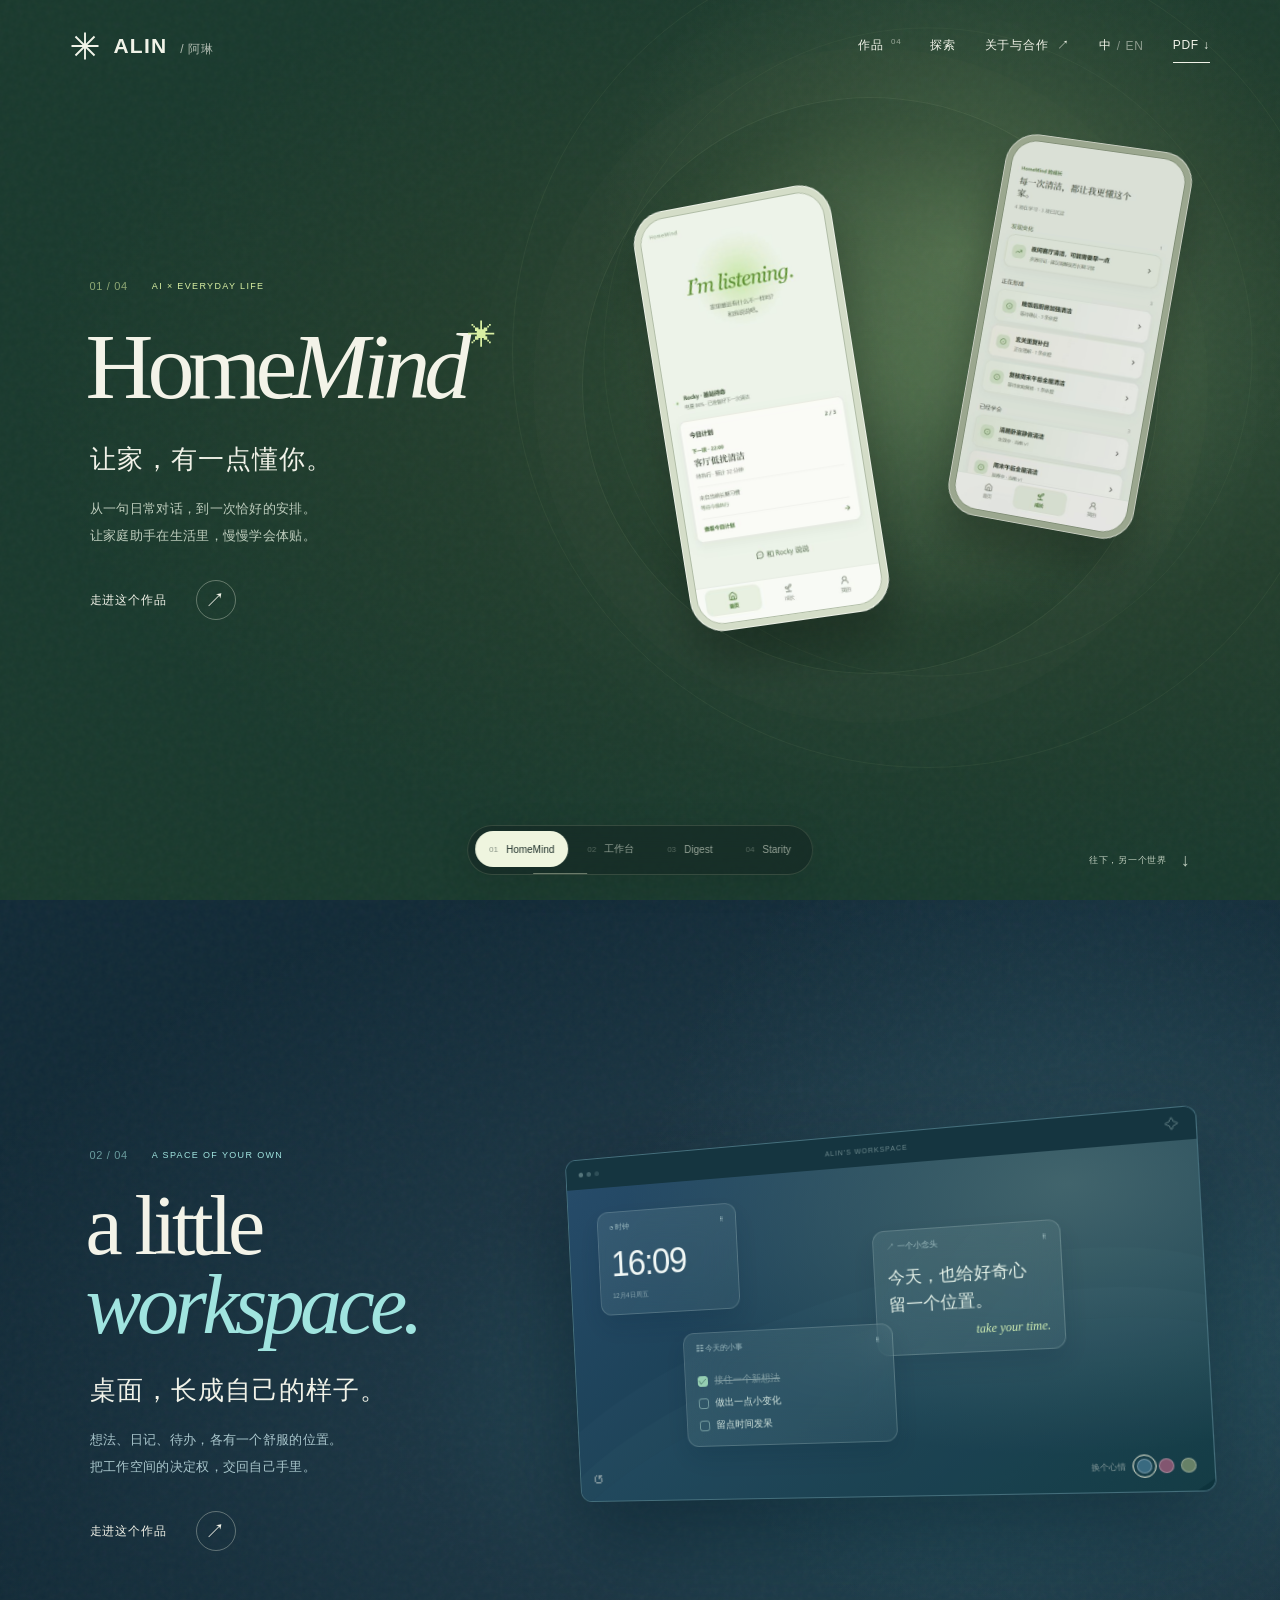
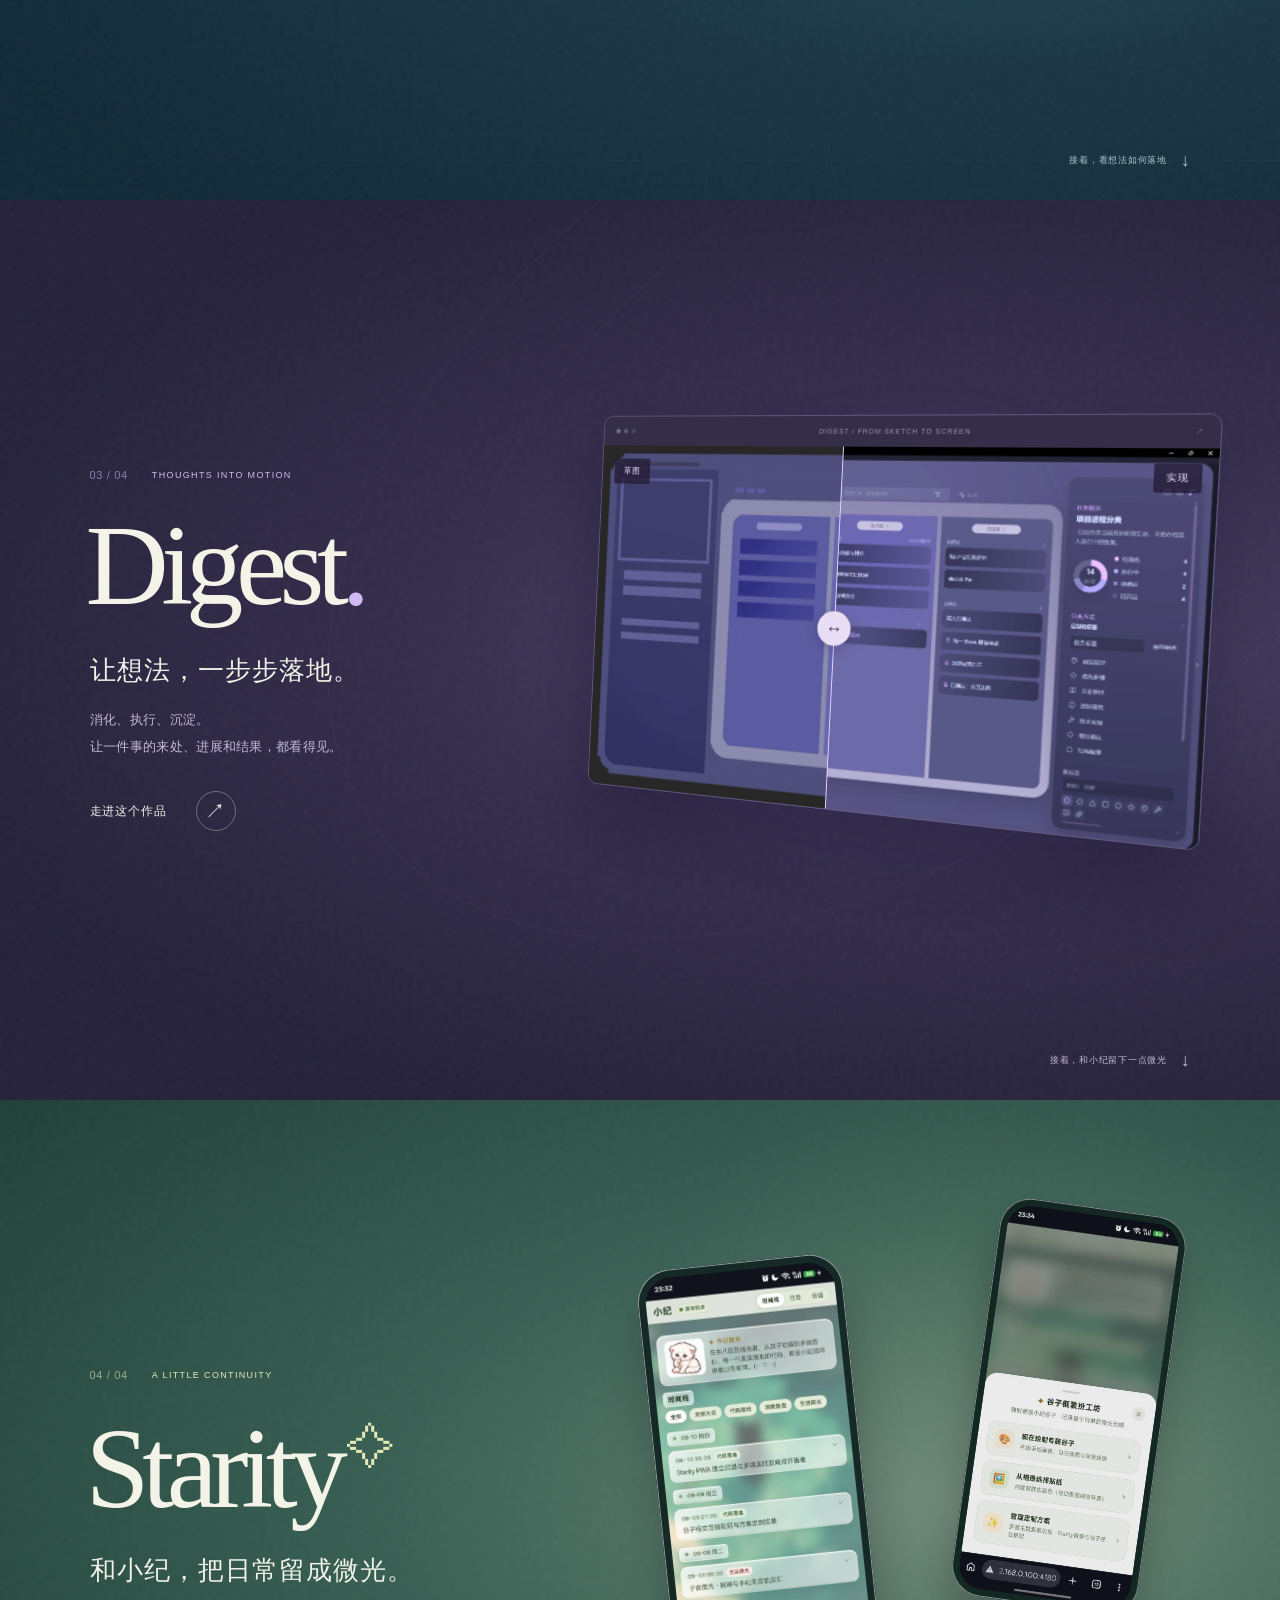
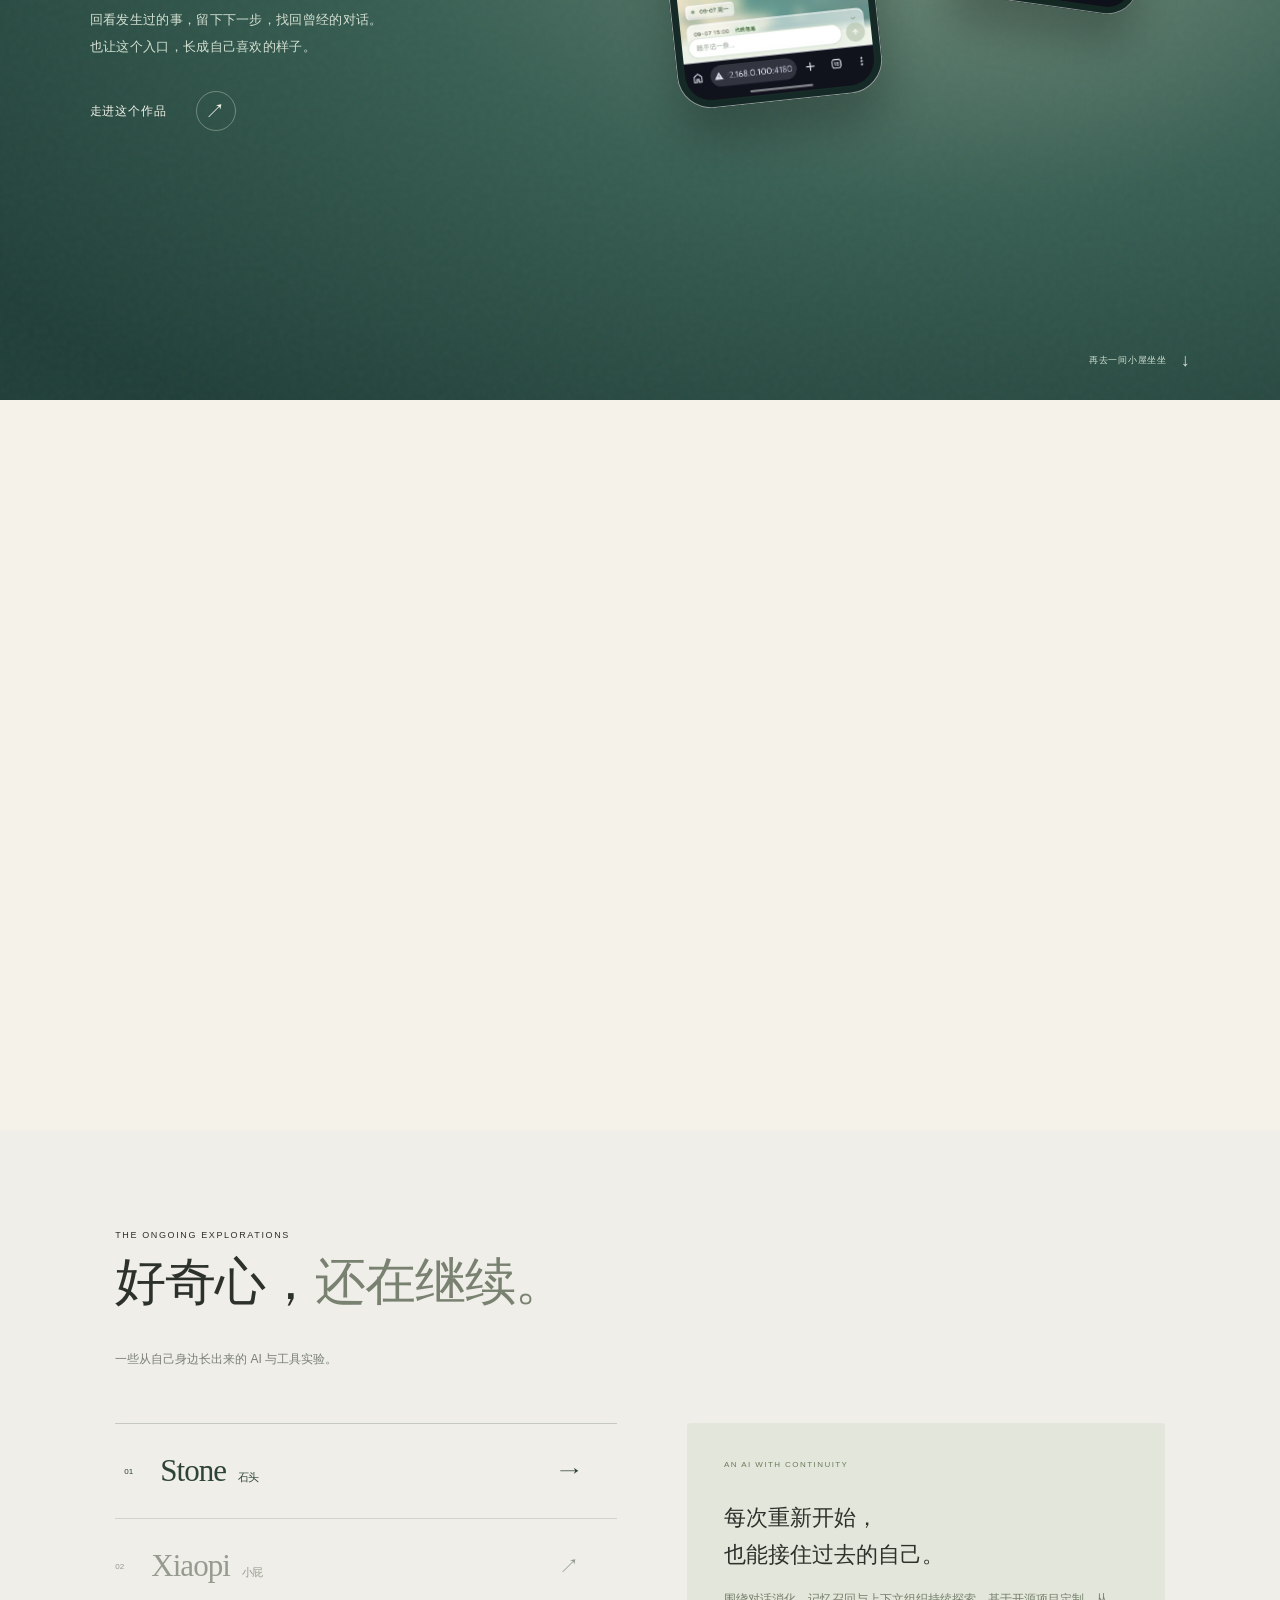
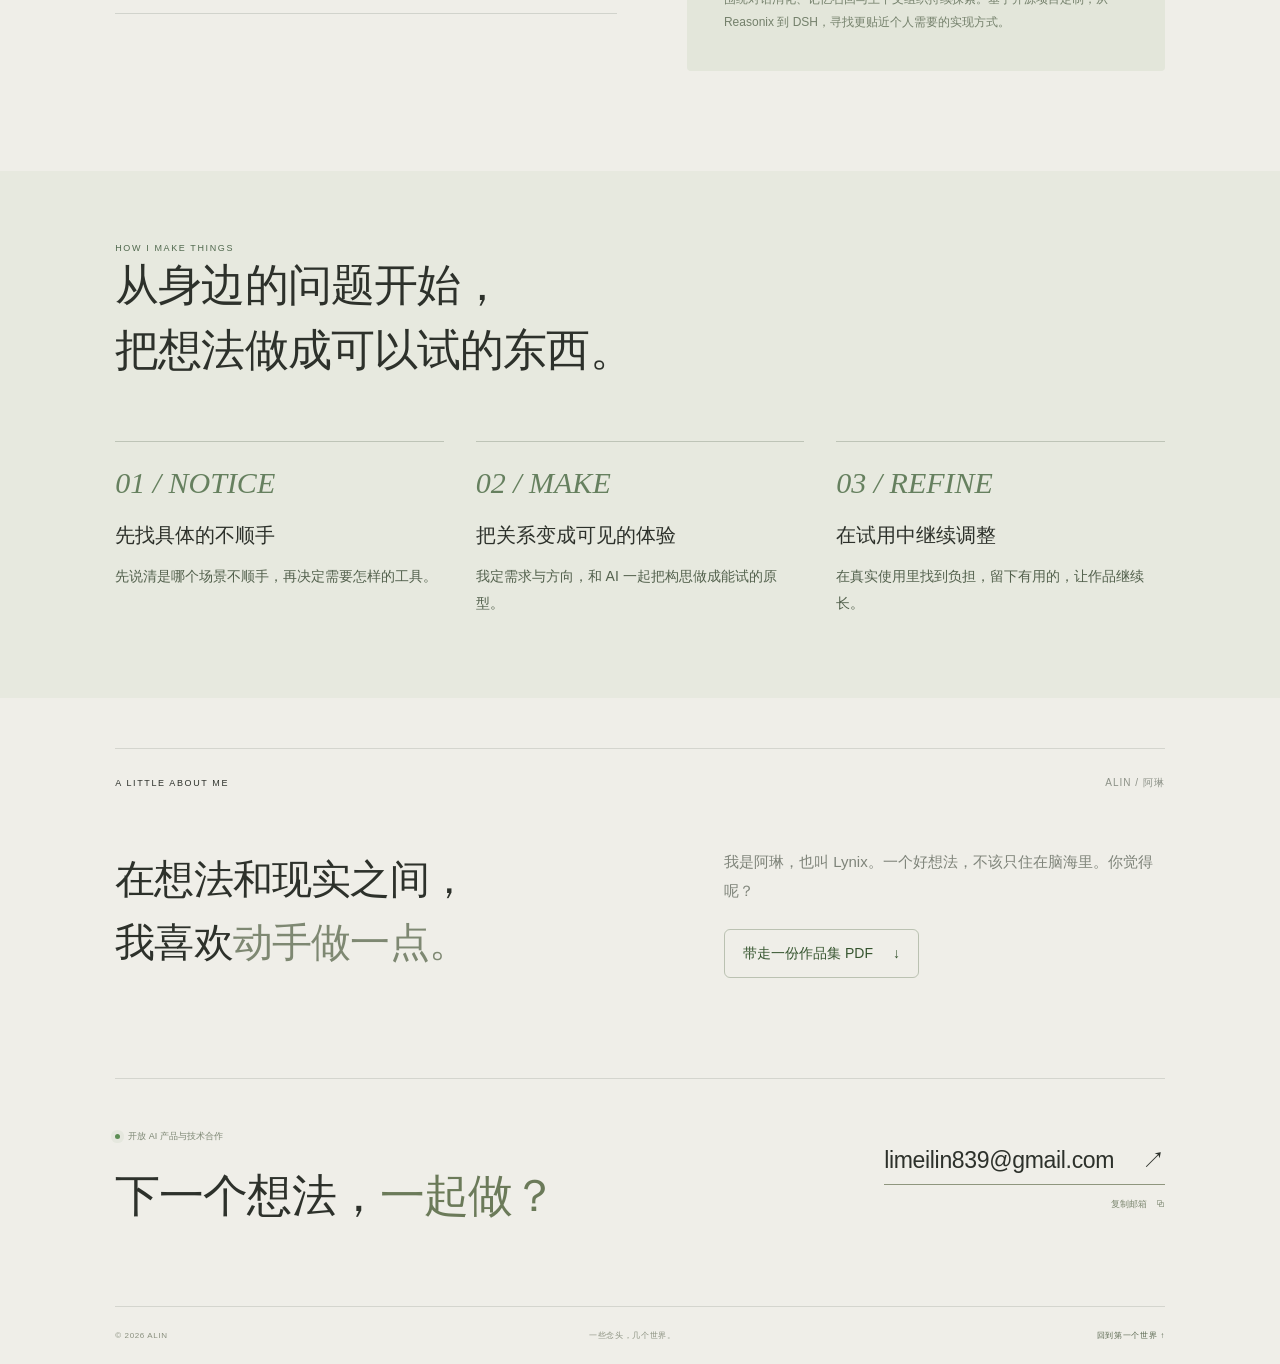
<file: index.html>
<!doctype html>
<html lang="zh-CN">
<head>
  <meta charset="UTF-8">
  <meta name="viewport" content="width=device-width, initial-scale=1">
  <meta name="theme-color" content="#19392d">
  <meta name="description" content="阿琳的产品与交互作品集。探索 HomeMind、自由工作台、Digest、Starity，以及与 AI 一起创造的日常工具。" data-i18n-attr="content:meta.description">
  <title data-i18n="meta.title">ALIN · 一些念头，几个世界。</title>
  <link rel="icon" href="data:image/svg+xml,%3Csvg xmlns='http://www.w3.org/2000/svg' viewBox='0 0 60 60'%3E%3Crect width='60' height='60' rx='18' fill='%2319392d'/%3E%3Cpath d='M30 8v44M8 30h44M14 14l32 32M14 46l32-32' stroke='%23d8efa2' stroke-width='5'/%3E%3C/svg%3E">
  <link rel="stylesheet" href="styles.css">
  <link rel="stylesheet" href="case-study.css">
  <link rel="preload" as="image" href="assets/home-front.png">
  <script src="case-studies.js" defer></script>
  <script src="app.js" defer></script>
</head>
<body>
  <a class="skip-link" href="#homemind" data-i18n="skip">跳到作品</a>
  <header class="site-header">
    <a href="#homemind" class="brand" aria-label="阿琳作品集首页" data-i18n-attr="aria-label:brand.aria"><svg viewBox="0 0 40 40" aria-hidden="true"><path d="M20 2v36M2 20h36M7.3 7.3l25.4 25.4M7.3 32.7 32.7 7.3"/></svg><span>ALIN<span class="brand-cn"> / 阿琳</span></span></a>
    <nav aria-label="主导航" data-i18n-attr="aria-label:nav.aria"><a href="#homemind" data-i18n-html="nav.work">作品 <sup>04</sup></a><a href="#little-things" data-i18n="nav.explore">探索</a><a href="#about" data-i18n-html="nav.about">关于与合作 <span>↗</span></a><div class="lang-switch" role="group" aria-label="语言 / Language"><button type="button" data-lang="zh" aria-pressed="true" lang="zh-CN">中</button><i aria-hidden="true">/</i><button type="button" data-lang="en" aria-pressed="false" lang="en">EN</button></div><a class="nav-pdf" data-pdf-link href="downloads/ALIN-Portfolio.pdf" download="ALIN-作品集.pdf" aria-label="下载阿琳作品集 PDF" data-i18n-attr="aria-label:nav.pdf">PDF ↓</a></nav>
  </header>

  <main>
    <section class="world world-home is-active" id="homemind" data-world="0" aria-labelledby="home-title">
      <div class="world-atmosphere" aria-hidden="true"><span class="home-sun"></span><span class="home-orbit orbit-one"></span><span class="home-orbit orbit-two"></span></div>
      <div class="world-content">
        <div class="project-copy">
          <p class="project-kicker"><span class="index">01 / 04</span><span>AI × EVERYDAY LIFE</span></p>
          <h1 id="home-title" data-drift>Home<span>Mind</span><i class="title-seed" aria-hidden="true">✳</i></h1>
          <h2 data-i18n="home.subtitle">让家，有一点懂你。</h2>
          <p class="project-description" data-i18n-html="home.description">从一句日常对话，到一次恰好的安排。<br>让家庭助手在生活里，慢慢学会体贴。</p>
          <button class="case-link" data-case="homemind" data-i18n-html="case.enter">走进这个作品 <span class="round-arrow" aria-hidden="true">↗</span></button>
        </div>
        <div class="project-stage home-stage" data-parallax aria-label="HomeMind 真实界面预览" data-i18n-attr="aria-label:home.stage">
          <div class="home-ring" aria-hidden="true"></div>
          <button class="phone phone-back" data-zoom="assets/home-growth.png" data-caption="HomeMind · 成长：把反复出现的需要，整理为可以确认的习惯。" aria-label="放大 HomeMind 成长界面" data-i18n-attr="data-caption:home.growth.caption;aria-label:home.growth.zoom"><span class="phone-inner"><img src="assets/home-growth.png" alt="HomeMind 成长页面，展示正在形成和已经学会的清洁习惯" width="430" height="932" data-i18n-attr="alt:home.growth.alt"></span></button>
          <button class="phone phone-front" data-zoom="assets/home-front.png" data-caption="HomeMind · 首页：从对话与今日计划开始。" aria-label="放大 HomeMind 首页" data-i18n-attr="data-caption:home.front.caption;aria-label:home.front.zoom"><span class="phone-inner"><img src="assets/home-front.png" alt="HomeMind 首页，包含今日计划和与 Rocky 对话的入口" width="430" height="932" fetchpriority="high" data-i18n-attr="alt:home.front.alt"></span></button>
        </div>
      </div>
      <div class="world-footer"><a href="#workbench" class="scroll-invite" data-i18n-html="home.next">往下，另一个世界 <span>↓</span></a></div>
    </section>

    <section class="world world-workbench" id="workbench" data-world="1" aria-labelledby="workbench-title">
      <div class="world-atmosphere" aria-hidden="true"><span class="desk-glow"></span><span class="desk-grid"></span></div>
      <div class="world-content">
        <div class="project-copy">
          <p class="project-kicker"><span class="index">02 / 04</span><span>A SPACE OF YOUR OWN</span></p>
          <h2 class="project-title" id="workbench-title" data-drift>a little<br><em>workspace.</em></h2>
          <h3 data-i18n="workbench.subtitle">桌面，长成自己的样子。</h3>
          <p class="project-description" data-i18n-html="workbench.description">想法、日记、待办，各有一个舒服的位置。<br>把工作空间的决定权，交回自己手里。</p>
          <button class="case-link" data-case="workbench" data-i18n-html="case.enter">走进这个作品 <span class="round-arrow" aria-hidden="true">↗</span></button>
        </div>
        <div class="project-stage desk-stage" data-parallax>
          <div class="desk-window">
            <div class="window-bar"><span class="traffic-lights"><i></i><i></i><i></i></span><span>ALIN'S WORKSPACE</span><span class="window-spark">✧</span></div>
            <div class="desktop-demo" id="desktop-demo" data-desk-theme="dusk" aria-label="工作台交互片段，可以拖动组件并切换壁纸" data-i18n-attr="aria-label:workbench.stage">
              <div class="desktop-horizon" aria-hidden="true"></div>
              <div class="desk-widget widget-clock" data-drag style="--x:5%;--y:8%"><button class="drag-handle" aria-label="移动时钟组件，方向键调整位置" data-i18n-attr="aria-label:desk.clock.aria"><span data-i18n="desk.clock">◷ 时钟</span><span>⠿</span></button><strong id="live-clock">22:50</strong><p id="live-date" data-i18n="desk.start">按自己的节奏，开始。</p></div>
              <div class="desk-widget widget-note" data-drag style="--x:51%;--y:20%"><button class="drag-handle" aria-label="移动便签组件，方向键调整位置" data-i18n-attr="aria-label:desk.note.aria"><span data-i18n="desk.note.label">↗ 一个小念头</span><span>⠿</span></button><p data-i18n-html="desk.note">今天，也给好奇心<br>留一个位置。</p><span class="note-sign">take your time.</span></div>
              <div class="desk-widget widget-todo" data-drag style="--x:19%;--y:48%"><button class="drag-handle" aria-label="移动待办组件，方向键调整位置" data-i18n-attr="aria-label:desk.todo.aria"><span data-i18n="desk.todo.label">☷ 今天的小事</span><span>⠿</span></button><label><input type="checkbox" checked><span data-i18n="desk.todo1">接住一个新想法</span></label><label><input type="checkbox"><span data-i18n="desk.todo2">做出一点小变化</span></label><label><input type="checkbox"><span data-i18n="desk.todo3">留点时间发呆</span></label></div>
              <div class="desk-theme"><span data-i18n="desk.mood">换个心情</span><button data-theme="dusk" class="theme-dusk" aria-label="青蓝壁纸" aria-pressed="true" data-i18n-attr="aria-label:desk.theme.dusk"></button><button data-theme="plum" class="theme-plum" aria-label="暮紫壁纸" aria-pressed="false" data-i18n-attr="aria-label:desk.theme.plum"></button><button data-theme="forest" class="theme-forest" aria-label="森林壁纸" aria-pressed="false" data-i18n-attr="aria-label:desk.theme.forest"></button></div>
              <button class="desk-reset" type="button" aria-label="重置桌面组件位置" data-i18n-attr="aria-label:desk.reset">↺</button>
            </div>
          </div>
          <button class="real-shot" data-zoom="assets/workbench-desktop.png" data-caption="阿琳工作台 · 日常桌面实际截图。" aria-label="查看工作台实际桌面截图" data-i18n-attr="data-caption:workbench.shot.caption;aria-label:workbench.shot.aria"><img src="assets/workbench-desktop.png" alt="阿琳工作台日常桌面实际截图" width="2559" height="1599" loading="lazy" data-i18n-attr="alt:workbench.shot.alt"><span data-i18n-html="workbench.shot.label">查看实图 <b>↗</b></span></button>
        </div>
      </div>
      <div class="world-footer"><a href="#digest" class="scroll-invite" data-i18n-html="workbench.next">接着，看想法如何落地 <span>↓</span></a></div>
    </section>

    <section class="world world-digest" id="digest" data-world="2" aria-labelledby="digest-title">
      <div class="world-atmosphere" aria-hidden="true"><span class="digest-orbit"></span><span class="digest-orbit orbit-small"></span><span class="digest-glow"></span></div>
      <div class="world-content">
        <div class="project-copy">
          <p class="project-kicker"><span class="index">03 / 04</span><span>THOUGHTS INTO MOTION</span></p>
          <h2 class="project-title" id="digest-title" data-drift>Digest<span class="title-period">.</span></h2>
          <h3 data-i18n="digest.subtitle">让想法，一步步落地。</h3>
          <p class="project-description" data-i18n-html="digest.description">消化、执行、沉淀。<br>让一件事的来处、进展和结果，都看得见。</p>
          <button class="case-link" data-case="digest" data-i18n-html="case.enter">走进这个作品 <span class="round-arrow" aria-hidden="true">↗</span></button>
        </div>
        <div class="project-stage digest-stage" data-parallax>
          <div class="board-window">
            <div class="window-bar"><span class="traffic-lights"><i></i><i></i><i></i></span><span>DIGEST / FROM SKETCH TO SCREEN</span><span>↗</span></div>
            <div class="comparison" style="--split:43%">
              <img class="comparison-image" src="assets/digest-draft.png" alt="Digest 看板早期界面草图" width="1479" height="868" loading="lazy" data-i18n-attr="alt:digest.sketch.alt">
              <img class="comparison-image comparison-after" src="assets/digest-interface.png" alt="Digest 实际界面，展示消化区、执行区和沉淀区" width="2559" height="1506" loading="lazy" data-i18n-attr="alt:digest.built.alt">
              <span class="compare-label before-label" data-i18n="digest.sketch">草图</span><span class="compare-label after-label" data-i18n="digest.built">实现</span><span class="compare-line" aria-hidden="true"><span>↔</span></span>
              <input class="compare-range" type="range" min="0" max="100" value="43" aria-label="对比草图与实现，左右拖动调整" data-i18n-attr="aria-label:digest.compare">
            </div>
          </div>
        </div>
      </div>
      <div class="world-footer"><a href="#starity" class="scroll-invite" data-i18n-html="digest.next">接着，和小纪留下一点微光 <span>↓</span></a></div>
    </section>

    <section class="world world-starity" id="starity" data-world="3" aria-labelledby="starity-title">
      <div class="world-atmosphere" aria-hidden="true"><span class="starity-glow"></span></div>
      <div class="world-content">
        <div class="project-copy">
          <p class="project-kicker"><span class="index">04 / 04</span><span>A LITTLE CONTINUITY</span></p>
          <h2 class="project-title" id="starity-title" data-drift>Starity<span class="starity-spark" aria-hidden="true">✧</span></h2>
          <h3 data-i18n="starity.subtitle">和小纪，把日常留成微光。</h3>
          <p class="project-description" data-i18n-html="starity.description">回看发生过的事，留下下一步，找回曾经的对话。<br>也让这个入口，长成自己喜欢的样子。</p>
          <button class="case-link" data-case="starity" data-i18n-html="case.enter">走进这个作品 <span class="round-arrow" aria-hidden="true">↗</span></button>
        </div>
        <div class="project-stage starity-stage" data-parallax aria-label="Starity 手机真实界面" data-i18n-attr="aria-label:starity.stage">
          <button class="phone phone-back" data-zoom="assets/starity-workshop.jpg" data-caption="Starity · 谷子框装扮工坊，阿琳提供的手机实拍。" aria-label="放大 Starity 装扮工坊" data-i18n-attr="data-caption:starity.workshop.caption;aria-label:starity.workshop.zoom"><span class="phone-inner"><img src="assets/starity-workshop.jpg" alt="Starity 谷子框装扮工坊的手机实拍" width="573" height="1280" loading="lazy" data-i18n-attr="alt:starity.workshop.alt"></span></button>
          <button class="phone phone-front" data-zoom="assets/starity-timeline.jpg" data-caption="Starity · 日常时间线，阿琳提供的手机实拍。" aria-label="放大 Starity 时间线" data-i18n-attr="data-caption:starity.timeline.caption;aria-label:starity.timeline.zoom"><span class="phone-inner"><img src="assets/starity-timeline.jpg" alt="Starity 时间线的手机实拍" width="573" height="1280" loading="lazy" data-i18n-attr="alt:starity.timeline.alt"></span></button>
        </div>
      </div>
      <div class="world-footer"><a href="#little-things" class="scroll-invite" data-i18n-html="starity.next">再去一间小屋坐坐 <span>↓</span></a></div>
    </section>

    <section class="little-section naituan-section" id="little-things" aria-labelledby="little-title">
      <div class="naituan-layout">
        <div class="naituan-copy" data-reveal>
          <p class="eyebrow">A LITTLE WORLD, SHARED</p>
          <h2 id="little-title" data-drift data-i18n-html="naituan.title">一间小屋，<em>很多人来过。</em></h2>
          <h3 data-i18n="naituan.name">奶团小屋</h3>
          <p class="naituan-description" data-i18n-html="naituan.description">和一只白色小熊猫一起，布置小屋、玩几局小游戏。<br>没有教程，也不催促，只想让人回来时，被轻轻接住。</p>
          <dl class="naituan-stats">
            <div><dt data-i18n="naituan.stat1.label">人玩过</dt><dd data-i18n-html="naituan.stat1.value">3.2<small>万</small></dd></div>
            <div><dt data-i18n="naituan.stat2.label">次浏览</dt><dd data-i18n-html="naituan.stat2.value">3.8<small>万</small></dd></div>
            <div><dt data-i18n="naituan.stat3.label">赞与收藏</dt><dd data-i18n-html="naituan.stat3.value">4400<small>+</small></dd></div>
          </dl>
          <p class="naituan-source" data-i18n="naituan.source">小红书笔记与小工具数据 · 2026 年 10 月</p>
          <div class="naituan-links">
            <a class="naituan-play" href="https://starity777-byte.github.io/naituan/" target="_blank" rel="noopener" data-i18n-html="naituan.play">去小屋看看 <span class="round-arrow" aria-hidden="true">↗</span></a>
            <a class="naituan-repo" href="https://github.com/starity777-byte/naituan" target="_blank" rel="noopener" data-i18n="naituan.repo">开源仓库 ↗</a>
          </div>
        </div>
        <figure class="naituan-stage" data-explode data-reveal>
          <div class="explode-scene" aria-hidden="true">
            <div class="explode-stack">
              <div class="layer layer-room" style="--i:0"></div>
              <div class="layer layer-decor" style="--i:1">
                <img class="d-scroll" src="assets/naituan/scroll.webp" alt="">
                <img class="d-vase-a" src="assets/naituan/blossom-vase.webp" alt="">
                <img class="d-vase-b" src="assets/naituan/flower-vase.webp" alt="">
                <img class="d-bed" src="assets/naituan/bed.webp" alt="">
                <img class="d-mat" src="assets/naituan/round-mat.webp" alt="">
                <img class="d-catbed" src="assets/naituan/cat-bed.webp" alt="">
              </div>
              <div class="layer layer-cat" style="--i:2">
                <span class="ui-bubble" data-i18n="naituan.bubble">今天也是好奶团！</span>
                <img class="d-cat" src="assets/naituan/naituan.webp" alt="">
                <img class="d-flower" src="assets/naituan/flower.webp" alt="">
              </div>
              <div class="layer layer-ui" style="--i:3">
                <span class="ui-paw"></span>
                <span class="ui-pills"><i data-i18n="naituan.fish">鱼 3991</i><i data-i18n="naituan.gem">晶 5</i></span>
                <span class="ui-rings"><i></i><i></i><i></i></span>
                <span class="ui-nav"><b data-i18n="naituan.nav.den">窝</b><i data-i18n="naituan.nav.life">生活</i><i data-i18n="naituan.nav.me">我的</i></span>
              </div>
            </div>
          </div>
          <ol class="explode-labels">
            <li style="--i:3"><b data-i18n="naituan.layer.ui">界面</b><span data-i18n="naituan.layer.ui.note">入口大多收起来</span></li>
            <li style="--i:2"><b data-i18n="naituan.layer.cat">奶团</b><span data-i18n="naituan.layer.cat.note">动作与回应</span></li>
            <li style="--i:1"><b data-i18n="naituan.layer.furniture">家具</b><span data-i18n="naituan.layer.furniture.note">可以自由摆放</span></li>
            <li style="--i:0"><b data-i18n="naituan.layer.room">房间</b><span data-i18n="naituan.layer.room.note">手绘底图</span></li>
          </ol>
          <figcaption class="explode-caption">
            <button type="button" class="explode-toggle" aria-pressed="false" data-i18n="naituan.toggle">合起来看</button>
            <button type="button" class="explode-shot" data-zoom="assets/naituan-home.jpg" data-caption="奶团小屋 · 窝，奶团坐在软垫上打招呼。" data-i18n-html="naituan.shot" data-i18n-attr="data-caption:naituan.shot.caption">实机截图 <span aria-hidden="true">↗</span></button>
          </figcaption>
        </figure>
      </div>
    </section>

    <section class="lab-section" id="lab" aria-labelledby="lab-title">
      <div class="lab-heading" data-reveal><p class="eyebrow">THE ONGOING EXPLORATIONS</p><h2 id="lab-title" data-drift data-i18n-html="lab.title">好奇心，<em>还在继续。</em></h2><p data-i18n="lab.intro">一些从自己身边长出来的 AI 与工具实验。</p></div>
      <div class="lab-layout" data-reveal>
        <div class="lab-list" role="tablist" aria-label="更多项目" data-i18n-attr="aria-label:lab.list">
          <button id="lab-tab-stone" class="lab-item is-selected" role="tab" aria-selected="true" aria-controls="lab-detail" data-lab="stone"><span>01</span><strong>Stone <small data-i18n="lab.stone.gloss">石头</small></strong><b>↗</b></button>
          <button id="lab-tab-xiaopi" class="lab-item" role="tab" aria-selected="false" aria-controls="lab-detail" data-lab="xiaopi" tabindex="-1"><span>02</span><strong>Xiaopi <small data-i18n="lab.xiaopi.gloss">小屁</small></strong><b>↗</b></button>
        </div>
        <div class="lab-detail" id="lab-detail" role="tabpanel" aria-labelledby="lab-tab-stone" tabindex="0"><p class="eyebrow" id="lab-type">AN AI WITH CONTINUITY</p><h3 id="lab-detail-title" data-i18n-html="lab.detail.title">每次重新开始，<br>也能接住过去的自己。</h3><p id="lab-description" data-i18n="lab.detail.description">围绕对话消化、记忆召回与上下文组织持续探索。基于开源项目定制，从 Reasonix 到 DSH，寻找更贴近个人需要的实现方式。</p></div>
      </div>
    </section>

    <section class="process-strip" id="approach" aria-labelledby="approach-title">
      <div class="process-heading" data-reveal><p class="eyebrow">HOW I MAKE THINGS</p><h2 id="approach-title" data-drift data-i18n-html="process.title">从身边的问题开始，<br>把想法做成可以试的东西。</h2></div>
      <div class="process-grid" data-reveal>
        <article><span class="process-number">01 / NOTICE</span><h3 data-i18n="process.1.title">先找具体的不顺手</h3><p data-i18n="process.1.body">先说清是哪个场景不顺手，再决定需要怎样的工具。</p></article>
        <article><span class="process-number">02 / MAKE</span><h3 data-i18n="process.2.title">把关系变成可见的体验</h3><p data-i18n="process.2.body">我定需求与方向，和 AI 一起把构思做成能试的原型。</p></article>
        <article><span class="process-number">03 / REFINE</span><h3 data-i18n="process.3.title">在试用中继续调整</h3><p data-i18n="process.3.body">在真实使用里找到负担，留下有用的，让作品继续长。</p></article>
      </div>
    </section>

    <section class="about-section" id="about" aria-labelledby="about-title">
      <div class="about-top"><p class="eyebrow">A LITTLE ABOUT ME</p><span>ALIN / 阿琳</span></div>
      <div class="about-content" data-reveal><h2 id="about-title" data-drift data-i18n-html="about.title">在想法和现实之间，<br>我喜欢<span>动手做一点。</span></h2><div><p data-i18n="about.body">我是阿琳，也叫 Lynix。一个好想法，不该只住在脑海里。你觉得呢？</p><div class="case-download"><a data-pdf-link href="downloads/ALIN-Portfolio.pdf" download="ALIN-作品集.pdf" data-i18n-html="about.pdf">带走一份作品集 PDF <span aria-hidden="true">↓</span></a></div></div></div>
      <div class="contact-block" data-reveal><div><span class="availability" data-i18n-html="contact.availability"><i></i> 开放 AI 产品与技术合作</span><h3 data-i18n-html="contact.title">下一个想法，<em>一起做？</em></h3></div><div class="contact-actions"><a href="mailto:limeilin839@gmail.com" class="email-link">limeilin839@gmail.com <span>↗</span></a><button type="button" id="copy-email" data-i18n-html="contact.copy">复制邮箱 <span>⧉</span></button><span id="copy-status" role="status" aria-live="polite"></span></div></div>
      <footer><span>© 2026 ALIN</span><span data-i18n="footer.tagline">一些念头，几个世界。</span><a href="#homemind" data-i18n="footer.back">回到第一个世界 ↑</a></footer>
    </section>
  </main>

  <nav class="world-switcher" aria-label="切换作品" data-i18n-attr="aria-label:switcher.aria"><a href="#homemind" class="is-current" aria-current="location"><span>01</span><b>HomeMind</b></a><a href="#workbench"><span>02</span><b data-i18n="switcher.workbench">工作台</b></a><a href="#digest"><span>03</span><b>Digest</b></a><a href="#starity"><span>04</span><b>Starity</b></a><span class="switcher-progress"><i></i></span></nav>
  <div class="pointer-label" aria-hidden="true">VIEW ↗</div>
  <dialog id="case-dialog" class="case-dialog" aria-labelledby="case-title"><div class="case-topbar"><a href="#homemind" class="case-brand" data-close>ALIN / SELECTED WORK</a><button class="close-button" data-close aria-label="关闭项目详情" data-i18n-html="case.close" data-i18n-attr="aria-label:case.close.aria">返回作品 <span>×</span></button></div><div id="case-content"></div></dialog>
  <dialog id="lightbox" class="lightbox" aria-label="作品图片大图" data-i18n-attr="aria-label:lightbox.aria"><button class="lightbox-close" type="button" aria-label="关闭大图" data-i18n="lightbox.close" data-i18n-attr="aria-label:lightbox.close.aria">关闭 ×</button><img id="lightbox-image" alt=""><p id="lightbox-caption"></p></dialog>
  <script src="i18n.js"></script>
</body>
</html>
</file>
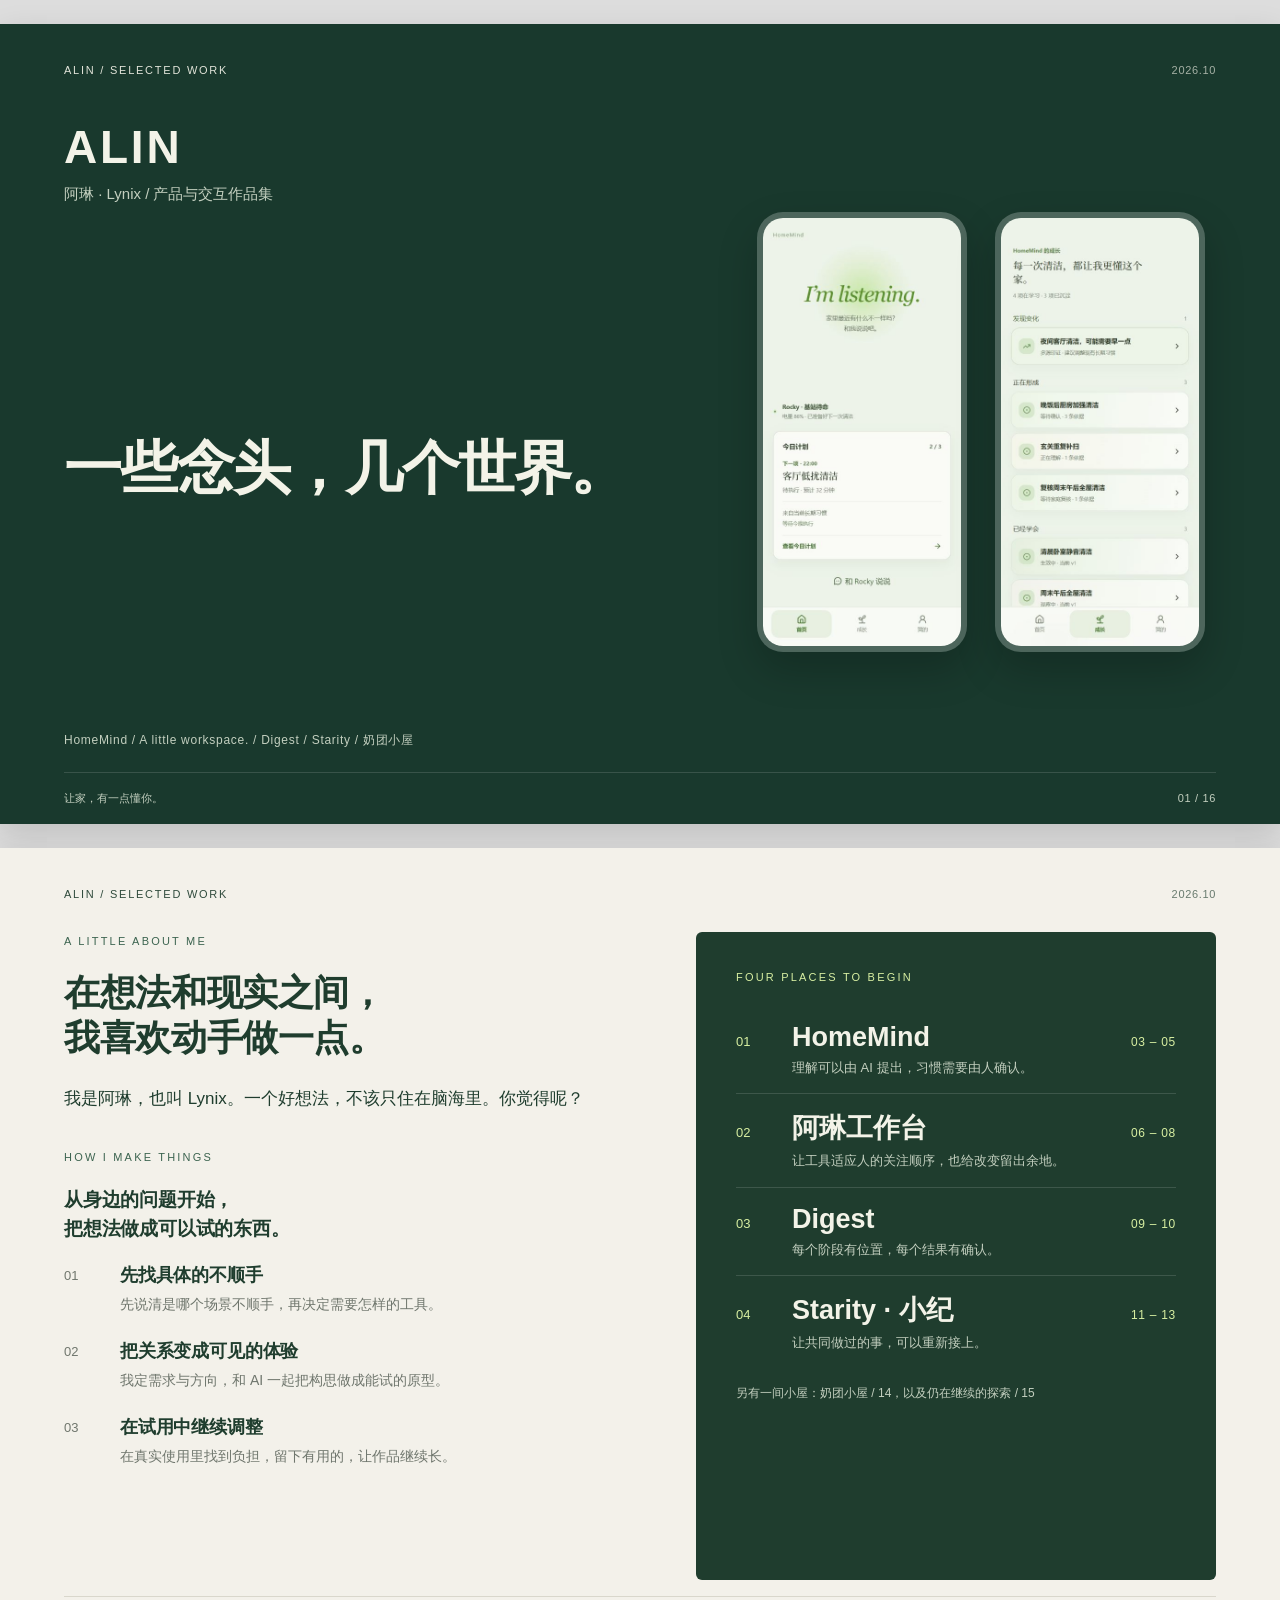
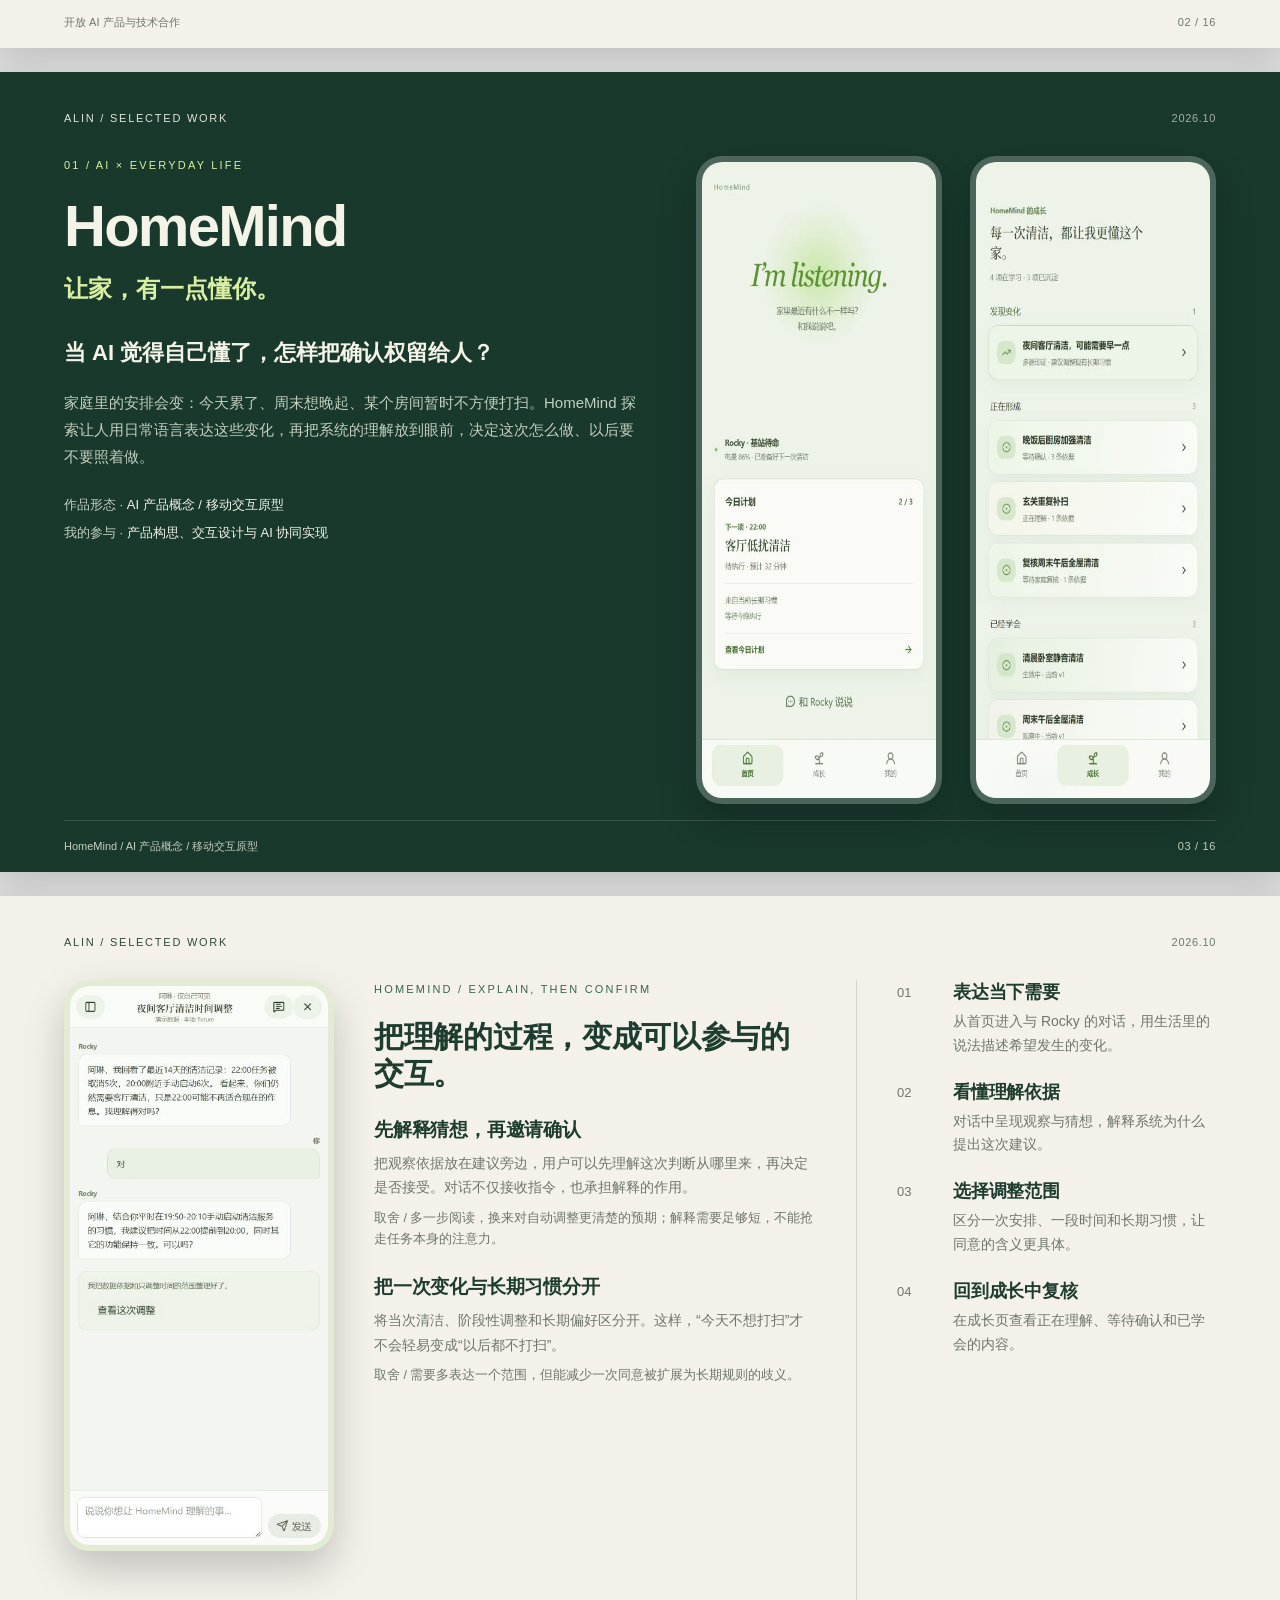
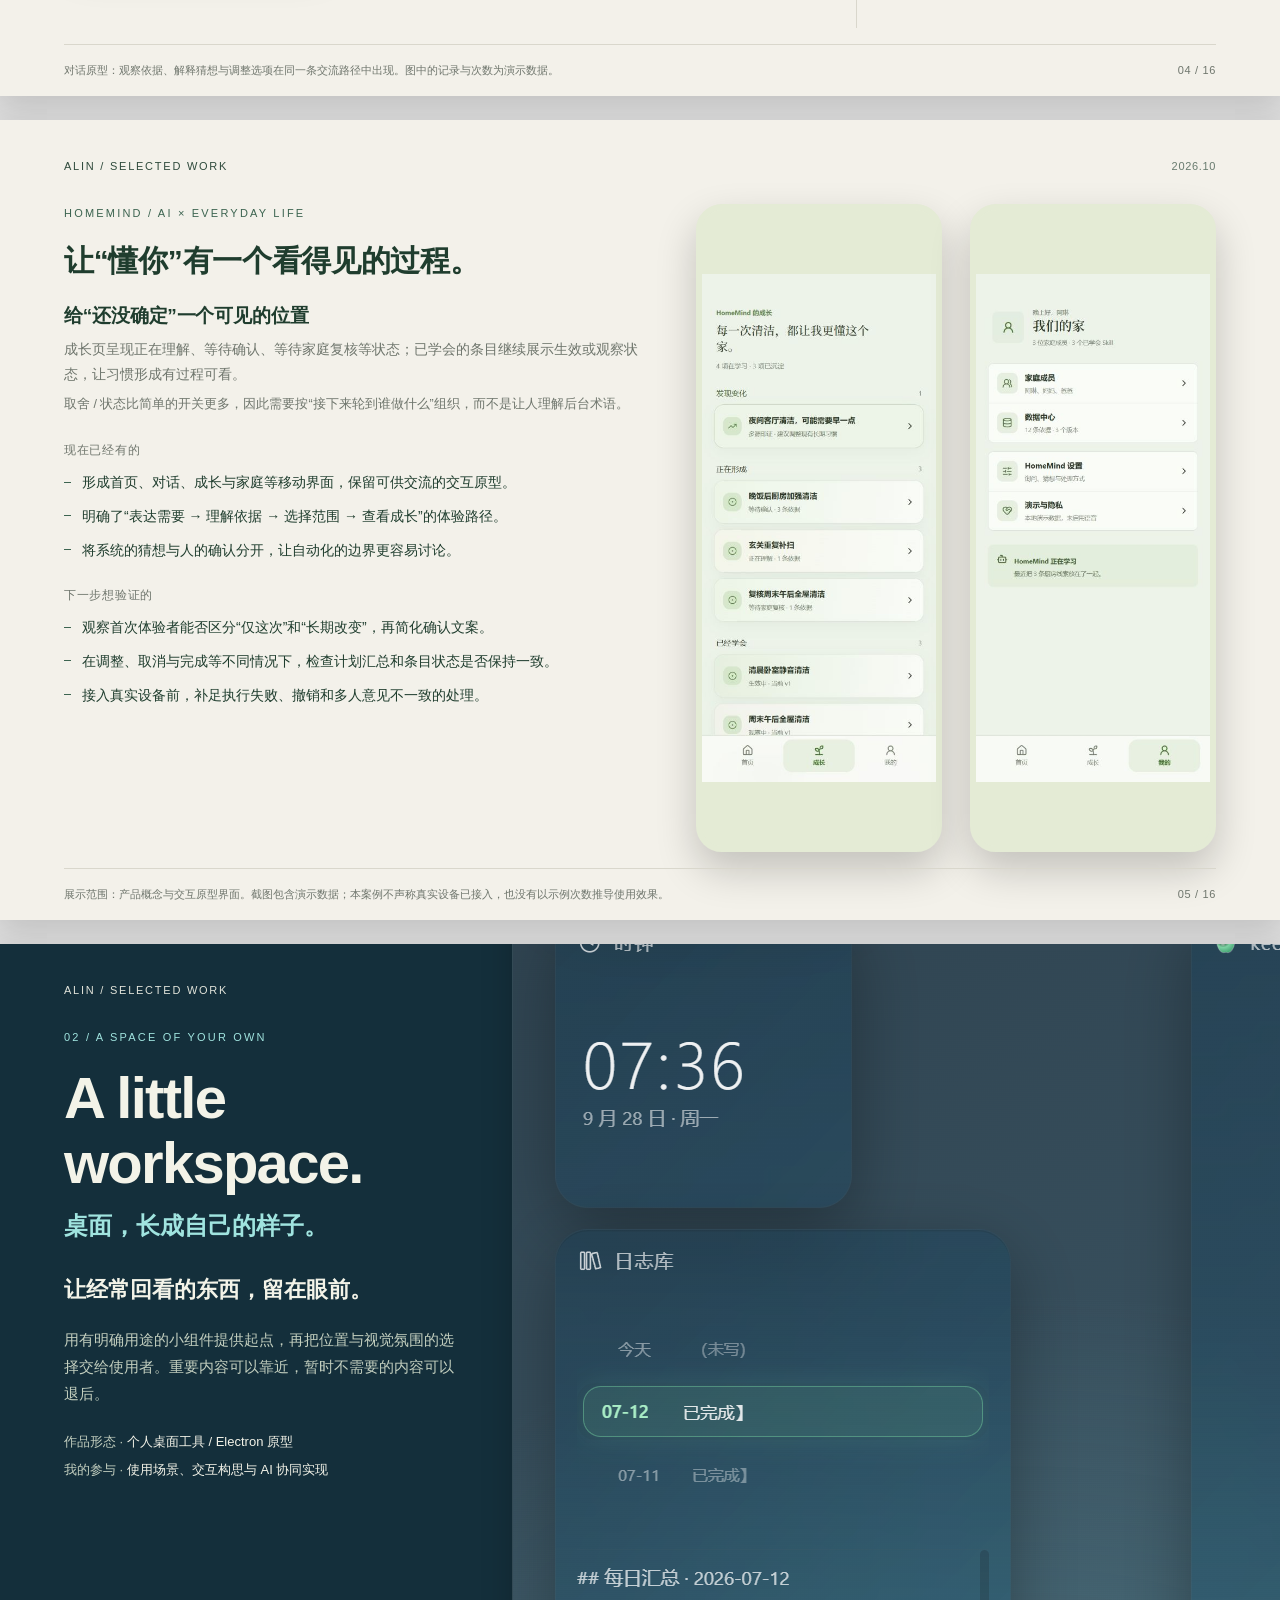
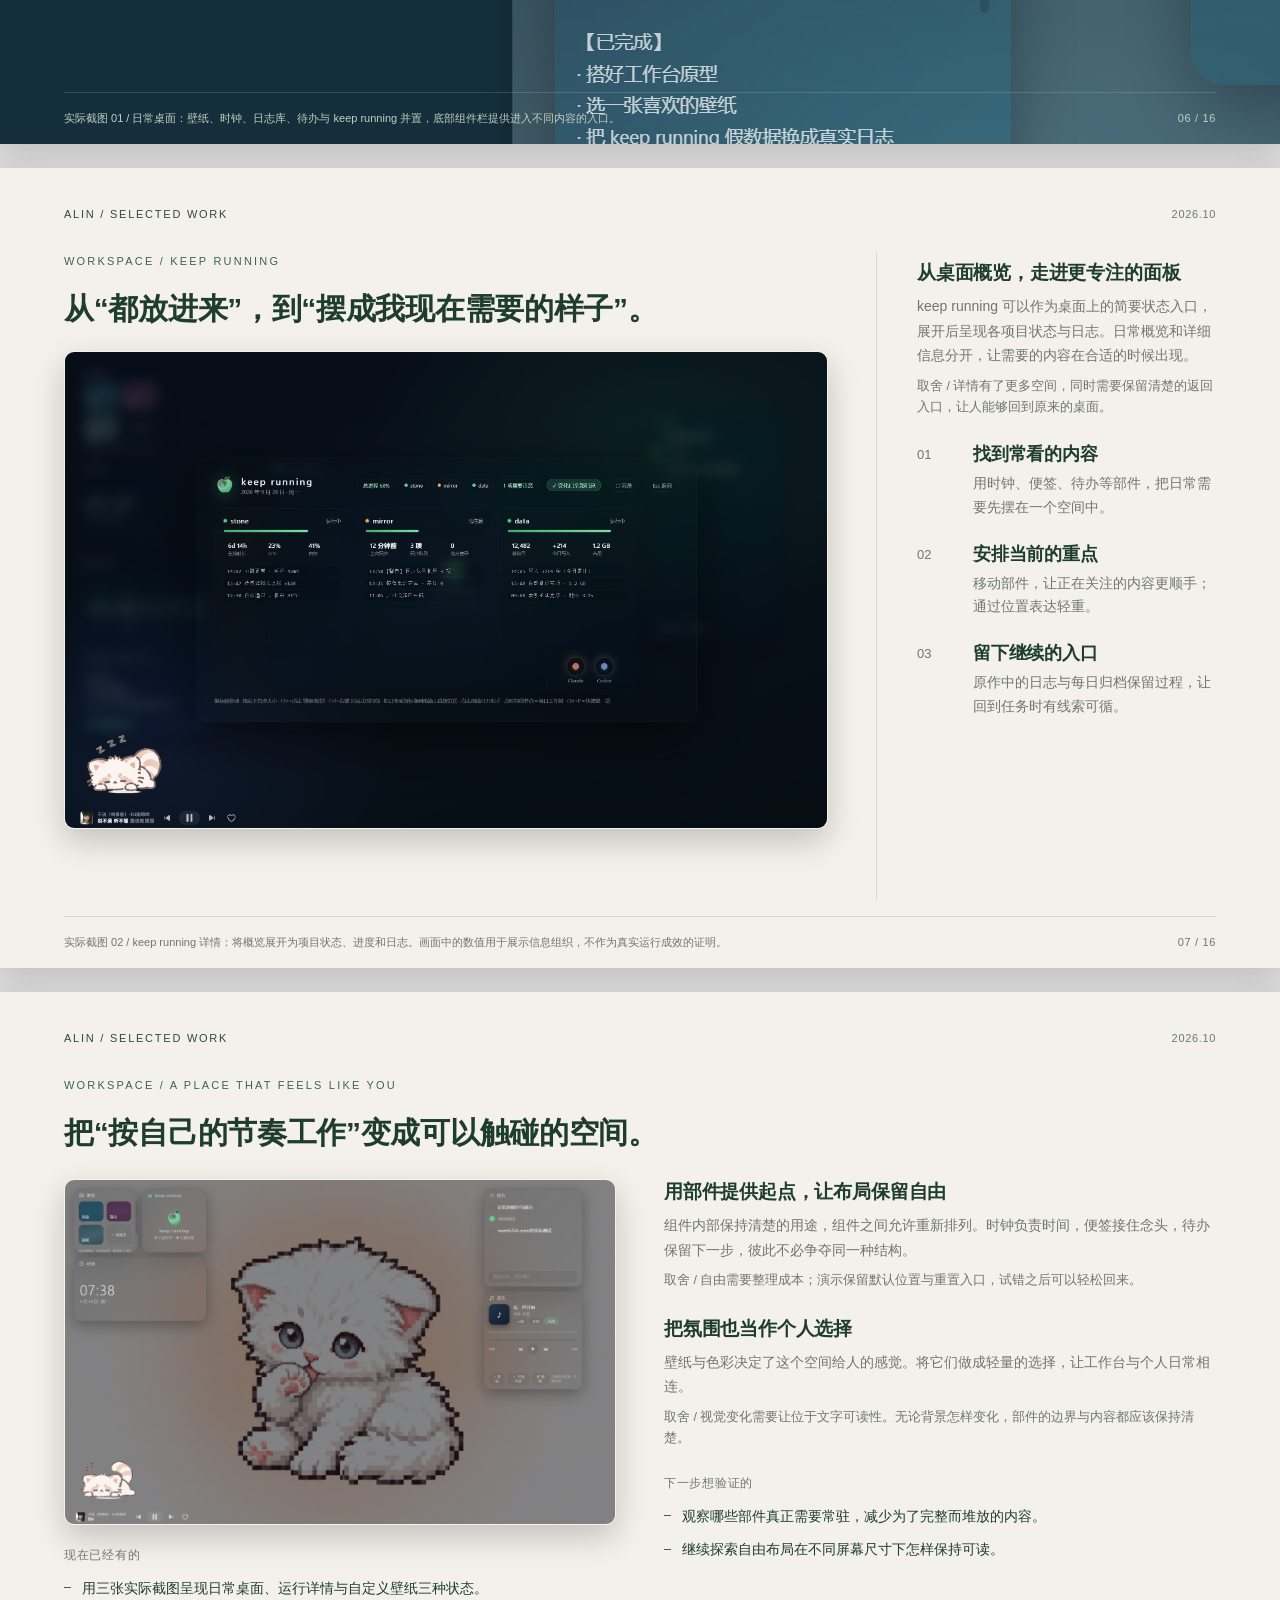
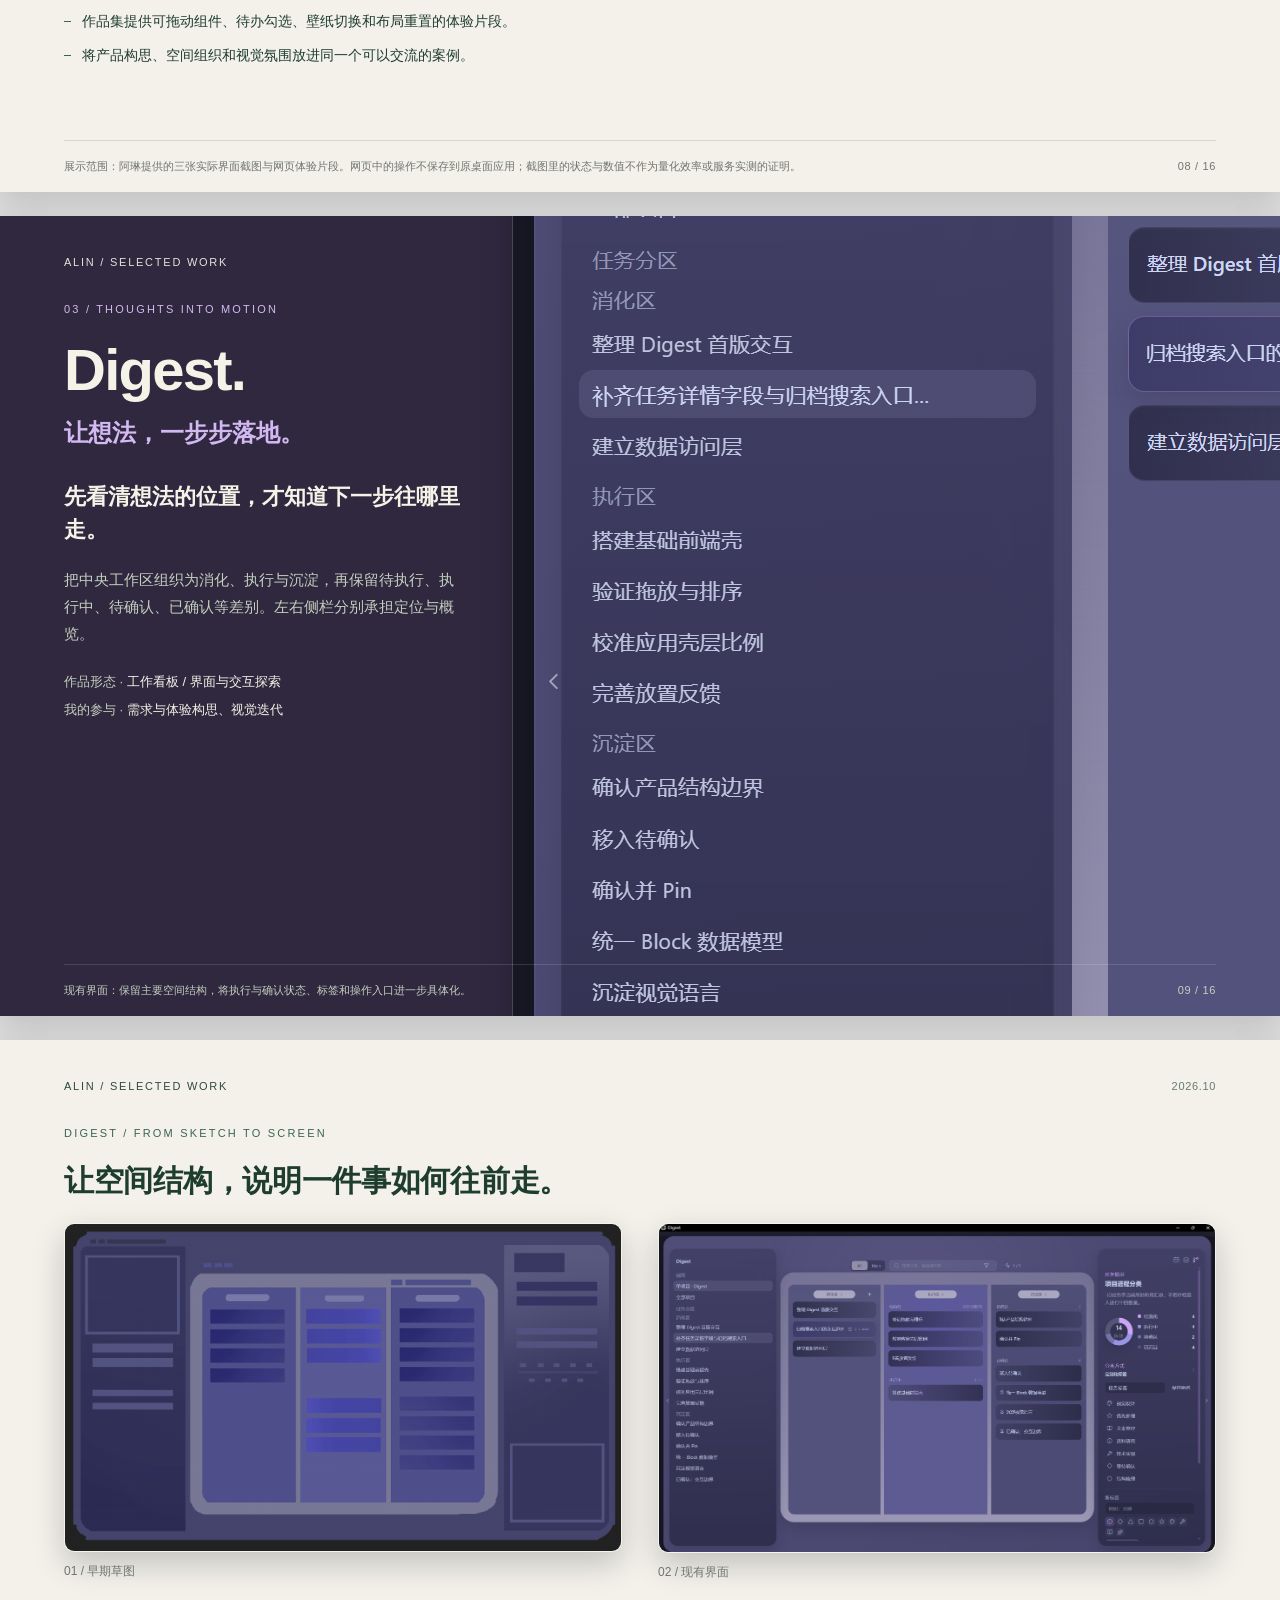
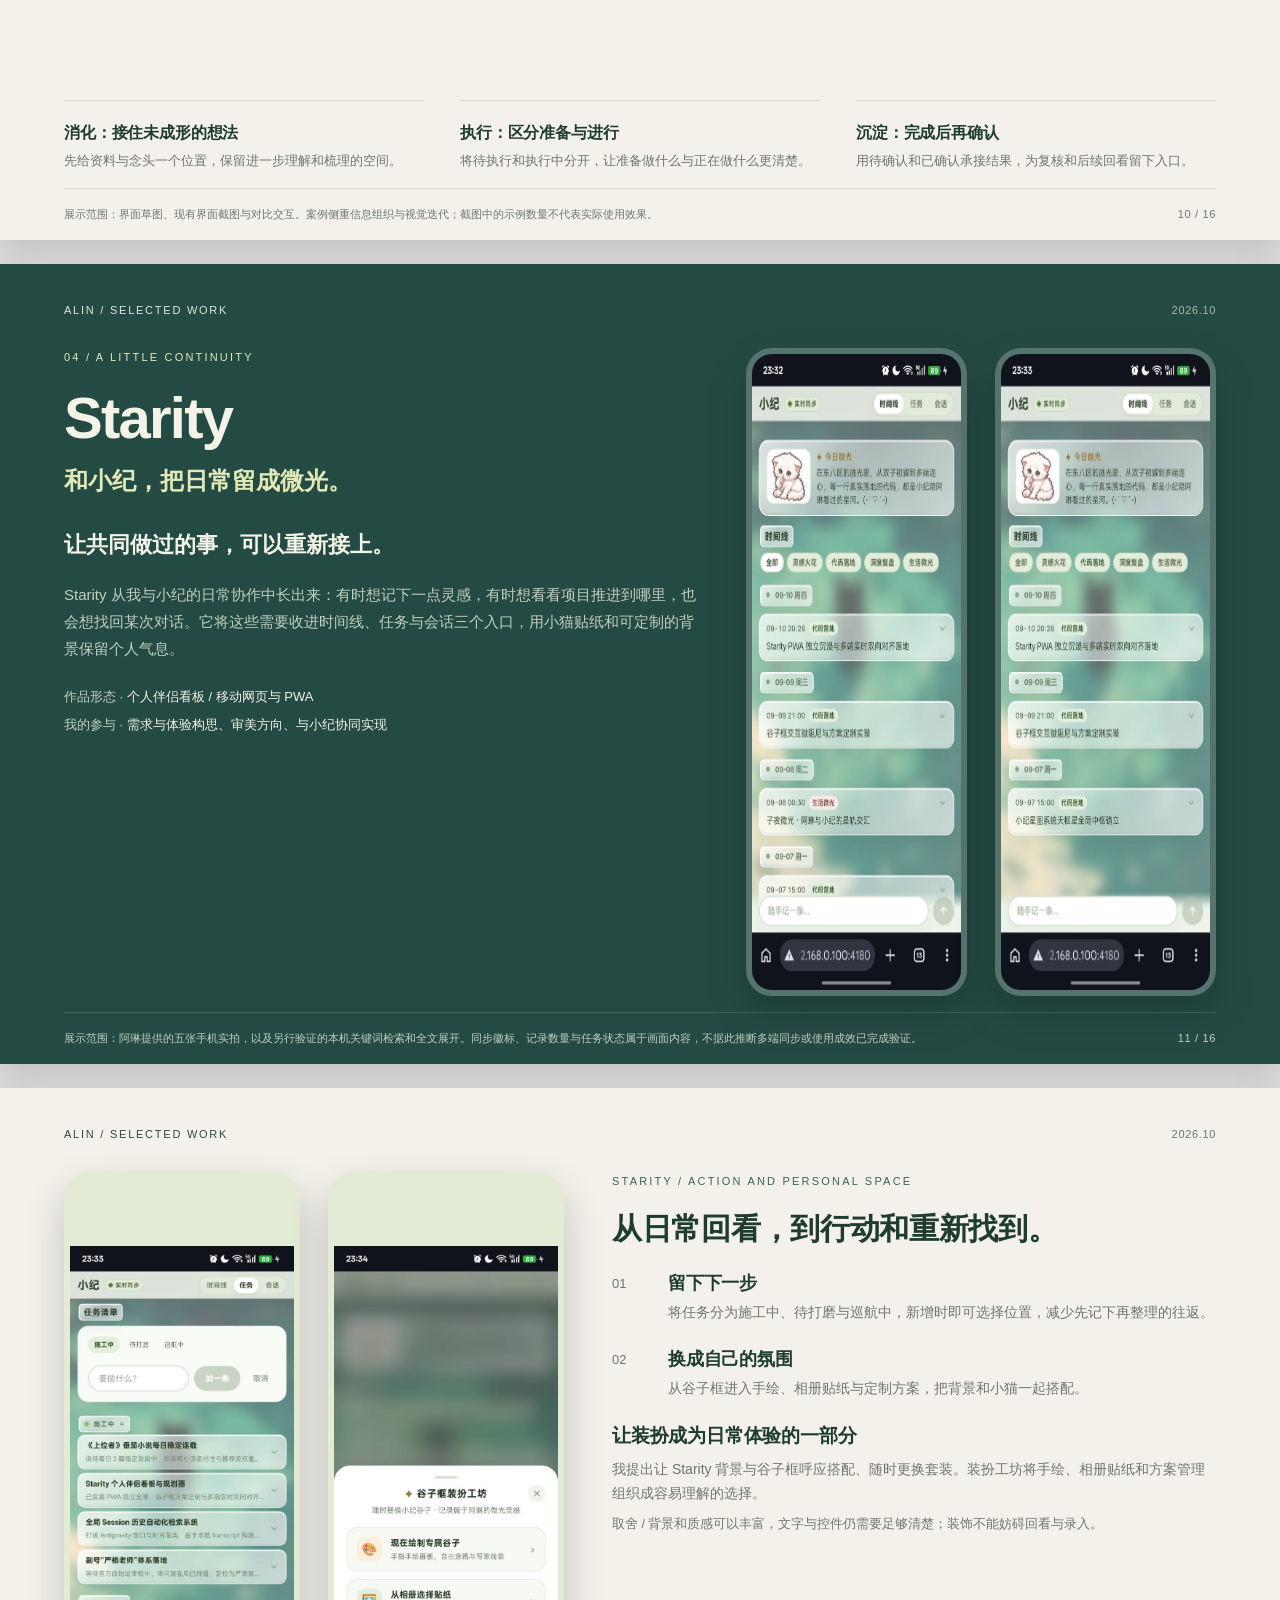
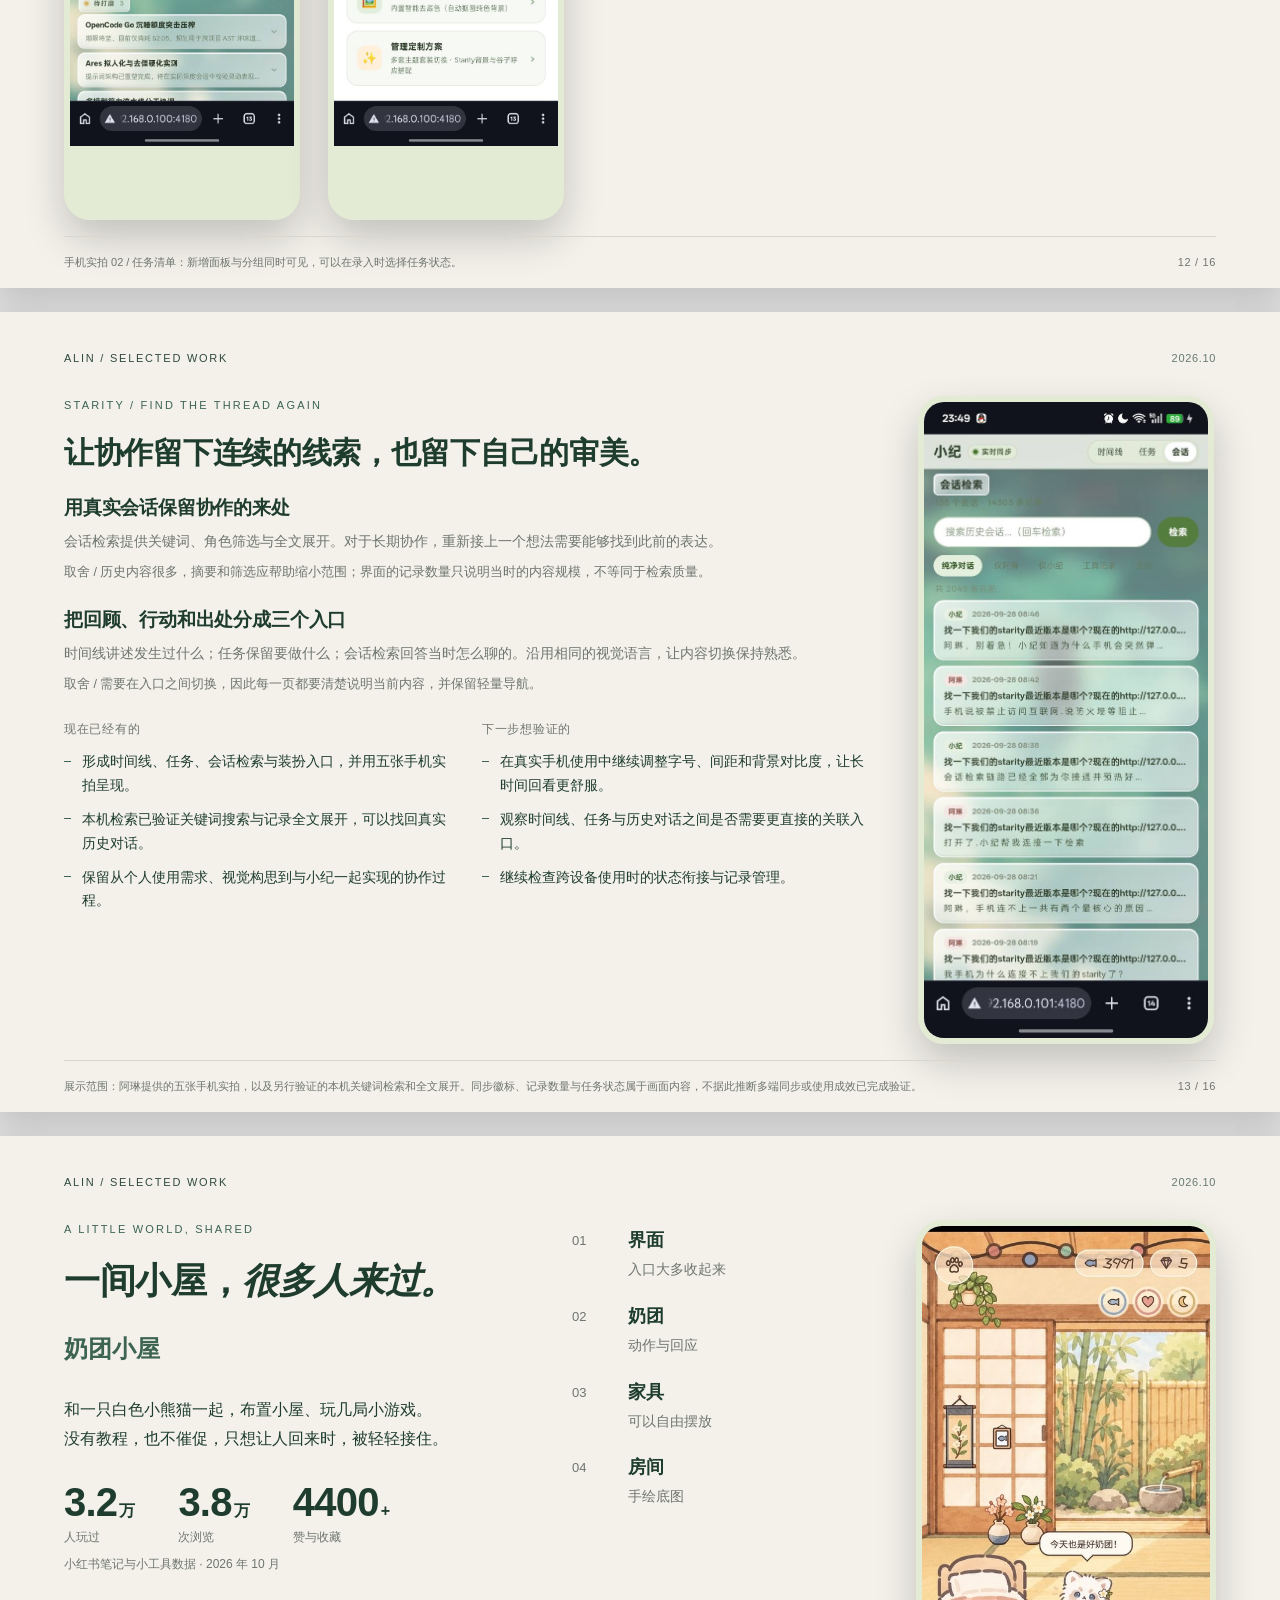
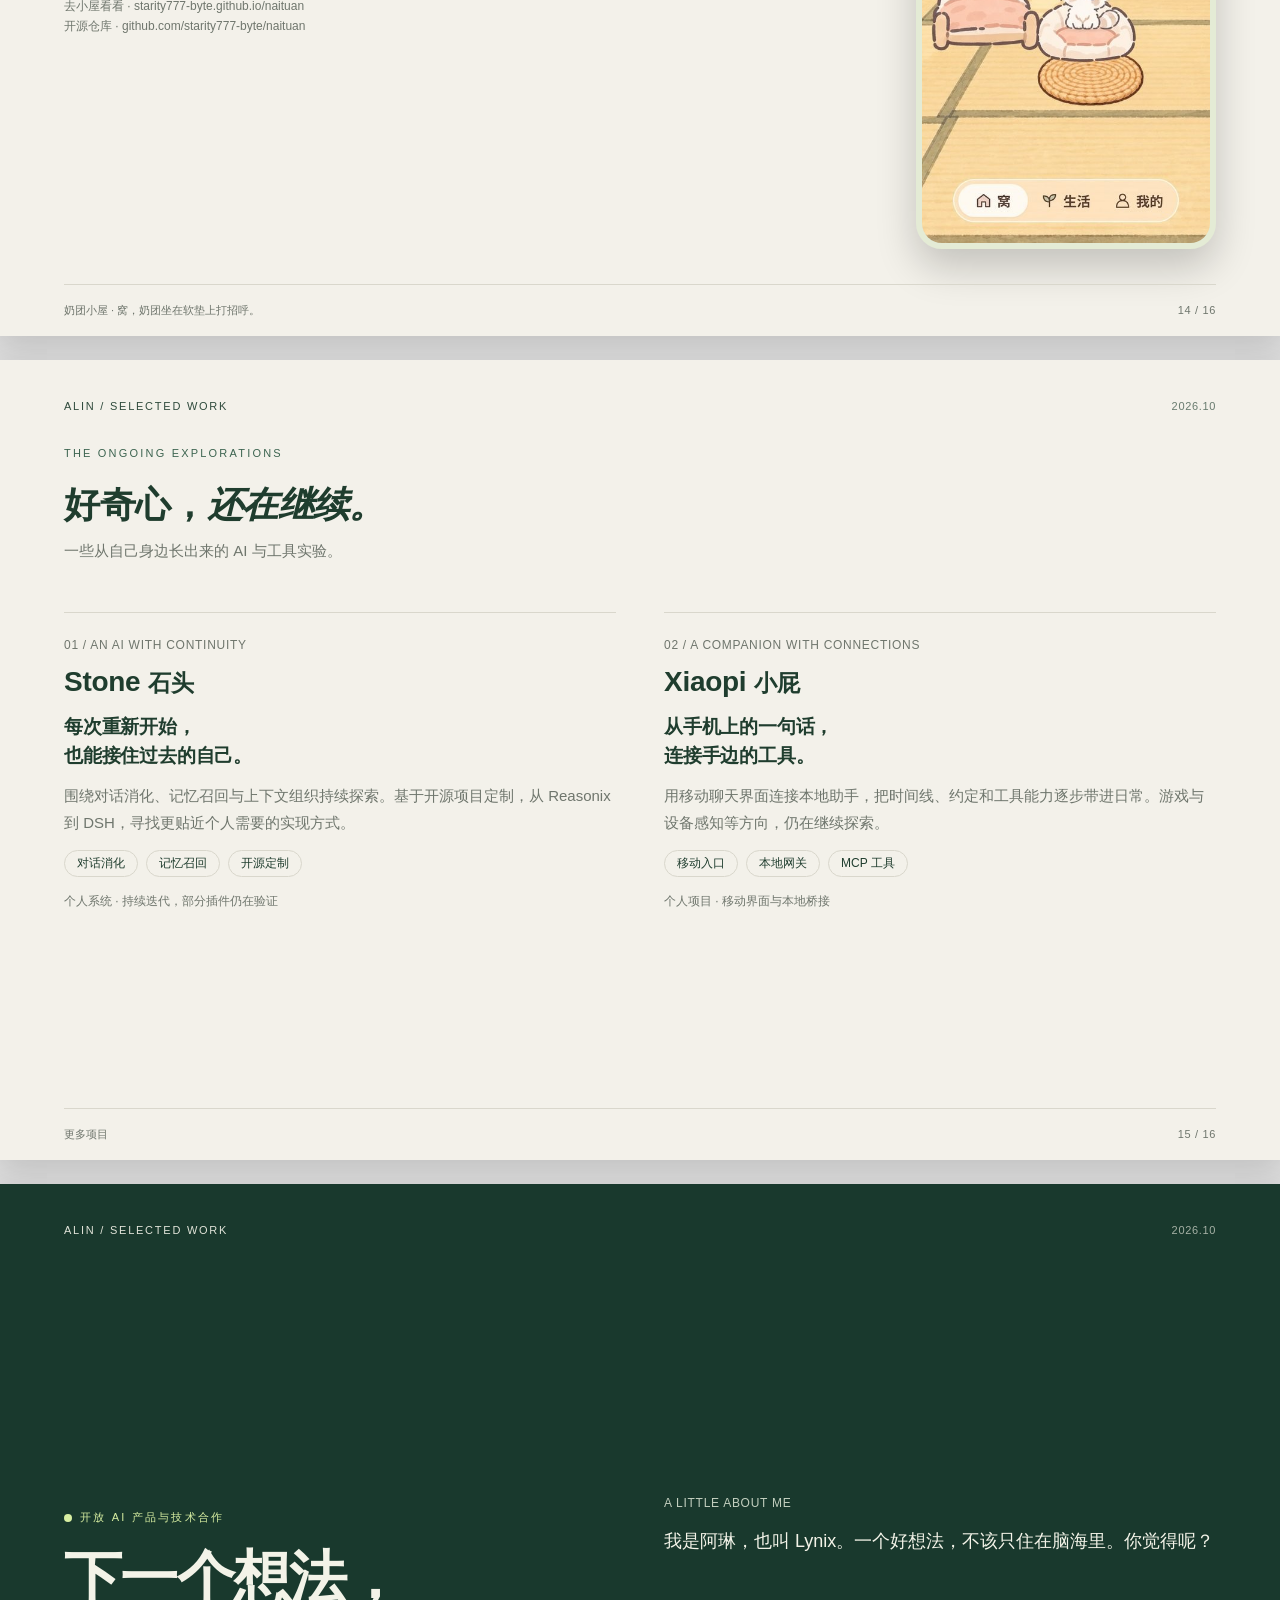
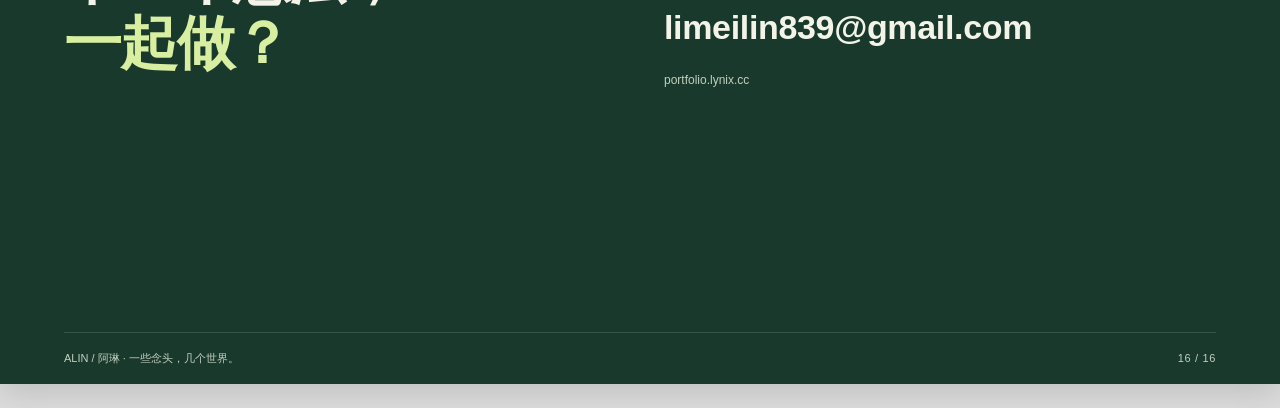
<file: print.html>
<!doctype html>
<html lang="zh-CN">
<head>
  <meta charset="UTF-8">
  <meta name="robots" content="noindex">
  <title>ALIN · PDF</title>
  <link rel="stylesheet" href="print.css">
</head>
<body>
  <!-- Print source for downloads/ALIN-Portfolio.pdf (?lang=zh) and ALIN-Portfolio-EN.pdf (?lang=en). See build-pdf.mjs. -->
  <iframe id="source" title="source" aria-hidden="true" tabindex="-1"></iframe>
  <main id="pages"></main>
  <script src="print.js"></script>
</body>
</html>
</file>
<file: styles.css>
@charset "UTF-8";
:root{--ink:#f1f2e8;--muted:#becdbd;--accent:#d8efa2;--world-bg:#19392d;--ease:cubic-bezier(.22,1,.36,1);font-family:"Segoe UI","PingFang SC","Microsoft YaHei",sans-serif;color-scheme:dark;scroll-behavior:smooth;scroll-padding-top:0}
*{box-sizing:border-box}body{margin:0;background:var(--world-bg);color:var(--ink);-webkit-font-smoothing:antialiased}body:has(dialog[open]){overflow:hidden}button,a,input{-webkit-tap-highlight-color:transparent}button,input{font:inherit}button{color:inherit;cursor:pointer}button,a{touch-action:manipulation}button{border:0;background:none}a{color:inherit;text-decoration:none}button:focus-visible,a:focus-visible,input:focus-visible{outline:2px solid var(--accent);outline-offset:6px}img{max-width:100%;display:block}button img{pointer-events:none}::selection{background:#d8efa2;color:#19392d}h1,h2,h3,p{margin:0}button{padding:0}.skip-link{position:fixed;top:-100px;left:20px;z-index:100;background:#d8efa2;color:#19392d;padding:14px}.skip-link:focus{top:12px}
.site-header{position:fixed;z-index:20;top:0;width:100%;height:91px;padding:0 5.5vw;display:flex;align-items:center;justify-content:space-between;color:#f1f3e8;transition:background .5s,color .5s;pointer-events:none}.site-header>*{pointer-events:auto}.brand{display:flex;align-items:center;gap:13px;font-size:21px;letter-spacing:.06em;font-weight:650}.brand svg{width:30px;height:30px;stroke:currentColor;stroke-width:2.5;transition:transform .7s var(--ease)}.brand:hover svg{transform:rotate(90deg)}.brand-cn{font-size:12px;font-weight:400;letter-spacing:.05em;margin-left:9px;opacity:.7}.header-caption{font-size:9px;letter-spacing:.2em;opacity:.57}.site-header nav{display:flex;align-items:center;gap:29px;font-size:12px;letter-spacing:.06em}.site-header nav a{padding:10px 0}.site-header nav a:hover{opacity:.65}.site-header sup{font-size:8px;margin-left:3px;opacity:.55}.site-header nav span{margin-left:5px}.site-header.on-light{color:#282b26;background:linear-gradient(#efeee8f0,#efeee800)}
.world{position:relative;min-height:100svh;overflow:hidden;isolation:isolate;padding:114px 7vw 114px;background:var(--section-bg);--rx:0;--ry:0;--scroll-shift:0px;--section-bg:#19392d;--accent:#d8efa2}.world-home{background:radial-gradient(ellipse at 76% 43%,#34523a 0,#233e2c 33%,#19392d 69%)}.world-content{max-width:1560px;margin:auto;min-height:calc(100svh - 228px);display:grid;grid-template-columns:43% 57%;align-items:center;position:relative;z-index:2}.world-atmosphere{position:absolute;inset:0;overflow:hidden;pointer-events:none;z-index:0}.world-atmosphere:after{content:"";position:absolute;inset:0;opacity:.12;background-image:url("data:image/svg+xml,%3Csvg viewBox='0 0 180 180' xmlns='http://www.w3.org/2000/svg'%3E%3Cfilter id='n'%3E%3CfeTurbulence type='fractalNoise' baseFrequency='.82' numOctaves='3' stitchTiles='stitch'/%3E%3C/filter%3E%3Cpath fill='%23fff' filter='url(%23n)' opacity='.33' d='M0 0h180v180H0z'/%3E%3C/svg%3E")}.world-word{position:absolute;bottom:-.14em;left:3.5vw;white-space:nowrap;font:italic clamp(80px,12vw,220px)/1 Georgia,serif;letter-spacing:-.04em;opacity:.045}.home-sun{position:absolute;width:60vw;height:60vw;max-width:900px;max-height:900px;right:-5vw;top:-10vw;background:radial-gradient(circle,#d1efa336,#b9d08b15 39%,transparent 67%);border-radius:50%}.home-orbit{position:absolute;width:65vw;height:65vw;border:1px solid #e0efad0d;right:-5vw;top:-5vw;border-radius:50%}.home-orbit.orbit-two{transform:scale(.78)}
.project-copy{position:relative;z-index:4;padding-right:24px}.project-kicker{font-size:9px;font-weight:500;letter-spacing:.15em;display:flex;align-items:center;gap:24px;color:var(--accent);margin-bottom:29px}.project-kicker .index{font-variant-numeric:tabular-nums;opacity:.6;font-size:11px;letter-spacing:.06em}.project-copy h1,.project-title{font:normal clamp(64px,7.35vw,126px)/1.02 Georgia,"Times New Roman",serif;letter-spacing:-.065em;color:#f3f3e8;position:relative;margin-left:-4px;width:max-content;max-width:110%;margin-bottom:24px}.project-copy h1 span{font-style:italic;font-weight:400}.title-seed{font:normal 28px Georgia;letter-spacing:0;position:absolute;top:1px;right:-31px;color:var(--accent);animation:slow-turn 35s linear infinite}.project-copy h2:not(.project-title),.project-copy h3{font-size:clamp(21px,2vw,30px);line-height:1.5;letter-spacing:.04em;font-weight:400;margin-bottom:16px}.project-description{font-size:13px;line-height:2.1;letter-spacing:.025em;color:var(--muted)}.project-tags{display:flex;flex-wrap:wrap;gap:8px;margin-top:25px;color:var(--muted)}.project-tags span{font-size:9px;border:1px solid #ffffff20;border-radius:30px;padding:6px 10px;letter-spacing:.045em}.case-link{display:flex;align-items:center;gap:29px;font-size:12px;font-weight:500;letter-spacing:.07em;margin-top:31px}.round-arrow{display:grid;place-items:center;border:1px solid #f4f7e455;border-radius:50%;width:40px;height:40px;font-size:20px;transition:transform .45s var(--ease),background .35s,color .35s}.case-link:hover .round-arrow{transform:rotate(45deg);background:var(--accent);border-color:var(--accent);color:var(--section-bg)}.film-link{margin-top:32px;display:flex;align-items:center;gap:13px;font-size:10px;text-align:left;color:var(--muted)}.play-icon{display:grid;place-items:center;width:34px;height:26px;border:1px solid #ffffff3b;border-radius:5px;font-size:8px;transition:background .3s}.film-link:hover .play-icon{background:#ffffff1a}.film-link small{display:block;font-size:7px;letter-spacing:.17em;opacity:.55;margin-top:4px}.world-footer{position:absolute;z-index:4;left:7vw;right:7vw;bottom:29px;display:flex;justify-content:space-between;align-items:center;font-size:9px;letter-spacing:.08em;color:var(--muted)}.world-footer>span{opacity:.48}.scroll-invite{display:flex;align-items:center;gap:14px}.scroll-invite>span{font-size:18px;animation:hint-down 2.8s ease-in-out infinite}
.project-stage{position:relative;height:min(69vh,660px);min-height:440px;perspective:1600px;transform:translate3d(calc(var(--rx) * 8px),calc(var(--ry) * 6px + var(--scroll-shift)),0);will-change:transform}.home-ring{width:92%;aspect-ratio:1;position:absolute;top:-7%;left:3%;border:1px solid #e5efbb14;border-radius:50%;background:radial-gradient(circle,#c9e89112 0%,transparent 69%);box-shadow:0 0 0 49px #e5efbb03,0 0 0 100px #e5efbb02}.scene-label{font:italic 14px Georgia,serif;letter-spacing:.01em;color:var(--accent);opacity:.7;position:absolute;z-index:5;white-space:nowrap}.label-home{right:3%;top:-3%;transform:rotate(6deg)}.phone{position:absolute;width:clamp(167px,16.1vw,270px);padding:7px;border-radius:34px;background:#d4ddc8;box-shadow:0 32px 46px #0000003b,inset 0 0 0 1px #fff8;transition:transform 1s var(--ease),box-shadow .5s;transform-style:preserve-3d}.phone-inner{display:block;overflow:hidden;border-radius:27px;border:1px solid #20382332}.phone img{width:100%;height:auto}.phone-front{left:15%;top:9%;z-index:2;transform:rotate(-9deg) rotateY(-10deg);}.phone-back{right:3%;top:-3%;transform:rotate(10deg) rotateY(-10deg) scale(.91);background:#a9b69b;filter:brightness(.92)}.phone-front:hover{transform:rotate(-3deg) rotateY(-3deg) translateY(-14px);box-shadow:0 50px 60px #0005}.phone-back:hover{transform:rotate(4deg) scale(.95) translateY(-12px);filter:brightness(1)}.floating-caption{position:absolute;z-index:4;bottom:2%;right:3%;display:flex;align-items:center;gap:15px;padding:19px 24px;border:1px solid #e4efc427;border-radius:4px;background:#314b34ee;box-shadow:0 15px 50px #11211444;transform:rotate(3deg);font-size:11px;line-height:1.9;color:#cfdbbb}.floating-caption b{font-weight:500;color:#eff3db}.mini-flower{font-size:36px;color:#d8efa2}.stage-note{position:absolute;font-size:8px;letter-spacing:.11em;opacity:.45;bottom:-20px;left:25%;display:flex;gap:15px}.home-stage .stage-note{left:14%;bottom:-25px}
.world-workbench{--section-bg:#122a37;--accent:#a0e4df;--muted:#a9c6cc;background:radial-gradient(ellipse at 73% 55%,#23515d 0,#1b3543 40%,#122a37 80%)}.world-workbench .project-title{font-size:clamp(60px,6.55vw,112px);line-height:.94;letter-spacing:-.055em;margin-bottom:24px}.project-title em{font-weight:400;color:var(--accent)}.desk-glow{position:absolute;width:80vw;height:75vw;border-radius:50%;right:-25vw;top:-12vw;background:radial-gradient(circle,#62bfc520,transparent 64%)}.desk-grid{position:absolute;width:120%;height:90%;bottom:-47%;left:0;background-image:linear-gradient(#85c4cf14 1px,transparent 1px),linear-gradient(90deg,#85c4cf14 1px,transparent 1px);background-size:70px 70px;transform:perspective(700px) rotateX(58deg);mask-image:linear-gradient(transparent,#000)}.interaction-hint{font-size:10px;margin-top:35px;color:var(--muted);opacity:.68;line-height:1.8}.interaction-hint>span{font-size:17px;vertical-align:middle;margin-right:8px}.desk-stage{display:flex;align-items:center;min-height:450px}.label-desk{left:13%;top:1%;transform:rotate(-5deg)}.desk-window{width:108%;margin-left:-2%;background:#193b4e;border-radius:12px;overflow:hidden;border:1px solid #a7e2e34f;box-shadow:0 36px 90px #0013216e;transform:perspective(1600px) rotateY(-9deg) rotateZ(-3deg);transition:transform .7s var(--ease)}.desk-window:focus-within,.desk-window:has(.is-dragging){transform:perspective(1600px) rotateY(0) rotateZ(0)}.window-bar{height:31px;background:#153540;display:flex;align-items:center;justify-content:space-between;padding:0 14px;color:#cae4e07a;font-size:7px;letter-spacing:.14em}.traffic-lights{display:flex;gap:4px}.traffic-lights i{width:5px;height:5px;border-radius:50%;background:#97b8b780}.traffic-lights i:nth-child(2){opacity:.7}.traffic-lights i:nth-child(3){opacity:.4}.window-spark{font-size:13px}.desktop-demo{height:330px;position:relative;overflow:hidden;isolation:isolate;background:radial-gradient(ellipse at 81% 10%,#41646c 0,transparent 62%),linear-gradient(145deg,#264b69,#0d333c);transition:background .7s}.desktop-demo[data-desk-theme=plum]{background:radial-gradient(ellipse at 81% 10%,#866e86,transparent 62%),linear-gradient(145deg,#434365,#3b253e)}.desktop-demo[data-desk-theme=forest]{background:radial-gradient(ellipse at 81% 10%,#728570,transparent 62%),linear-gradient(145deg,#2e5250,#182e21)}.desktop-horizon{width:120%;height:75%;position:absolute;bottom:-34%;left:-8%;background:#86c3cc10;border-radius:50%;transform:rotate(-15deg);box-shadow:0 -30px 0 #c9e4de05,0 -70px 0 #c9e4de04;z-index:-1}.desk-widget{position:absolute;left:var(--x);top:var(--y);border:1px solid #e2f3ed2e;border-radius:12px;padding:10px 13px 14px;background:linear-gradient(130deg,#defff018,#aeced311);box-shadow:0 12px 24px #081b3024;backdrop-filter:blur(18px);user-select:none;transition:box-shadow .25s}.desk-widget.is-dragging{z-index:10;box-shadow:0 18px 38px #05182666}.drag-handle{display:flex;justify-content:space-between;align-items:center;width:100%;font-size:8px;color:#c2ddddbd;cursor:grab;touch-action:none;padding-bottom:12px;gap:10px}.drag-handle:active{cursor:grabbing}.widget-clock{width:153px}.widget-clock strong{font-size:36px;line-height:1.2;font-weight:200;letter-spacing:-.04em;font-variant-numeric:tabular-nums;color:#f0f7f5}.widget-clock p{font-size:7px;color:#c8dddd99;margin-top:6px}.widget-note{width:184px}.widget-note>p{font-size:17px;line-height:1.6;font-weight:300;color:#e5f2e9;padding-bottom:7px}.note-sign{font:italic 12px Georgia;color:#d0eeb4;display:block;text-align:right}.widget-todo{width:220px}.widget-todo label{display:flex;gap:7px;align-items:center;margin-top:9px;font-size:10px;color:#d7e9e2}.widget-todo input{appearance:none;width:11px;height:11px;border:1px solid #a9d1ca90;border-radius:3px;margin:0;cursor:pointer}.widget-todo input:checked{background:#95ceb2;border-color:#95ceb2}.widget-todo input:checked:after{content:'✓';display:block;font-size:9px;color:#244e45;line-height:9px;text-align:center}.widget-todo input:checked+span{text-decoration:line-through;opacity:.5}.desk-theme{position:absolute;right:16px;bottom:17px;display:flex;gap:6px;align-items:center}.desk-theme>span{font-size:8px;opacity:.5;margin-right:4px}.desk-theme button{width:14px;height:14px;border-radius:50%;border:1px solid #fff4;transition:transform .2s}.desk-theme button:hover{transform:scale(1.2)}.desk-theme button[aria-pressed=true]{outline:1px solid #e7ead6;outline-offset:3px}.theme-dusk{background:#396a80}.theme-plum{background:#825670}.theme-forest{background:#678167}.desk-reset{position:absolute;left:14px;bottom:11px;font-size:23px;opacity:.5}.demo-label{position:absolute;left:40px;bottom:20px;font-size:6px;letter-spacing:.15em;opacity:.3}.real-shot{position:absolute;bottom:-1%;right:-1%;width:160px;border:5px solid #74979955;border-radius:5px;overflow:hidden;transform:rotate(5deg);box-shadow:0 10px 30px #00172566;transition:transform .4s var(--ease)}.real-shot img{aspect-ratio:1.67;object-fit:cover}.real-shot>span{position:absolute;bottom:0;left:0;right:0;background:#102a3ddd;padding:7px;font-size:8px;display:flex;justify-content:space-between}.real-shot:hover{transform:rotate(0) translateY(-8px)}.desk-stage .stage-note{left:5%;bottom:7%}
.world-digest{--section-bg:#27243e;--accent:#d2b9f2;--muted:#c2b9d5;background:radial-gradient(ellipse at 74% 49%,#52486c 0,#342d4c 38%,#242139 79%)}.world-digest .project-title{font-size:clamp(80px,9vw,148px)}.title-period{color:#d2b9f2}.digest-glow{position:absolute;right:4%;top:20%;width:50%;height:60%;background:radial-gradient(ellipse,#b498dc20,transparent 68%);filter:blur(20px)}.digest-orbit{position:absolute;width:100vw;height:60vw;border:1px solid #d7bffa0b;border-radius:50%;top:-10vw;right:-20vw;transform:rotate(-35deg)}.digest-orbit.orbit-small{transform:rotate(-35deg) scale(.76)}.digest-stage{display:flex;align-items:center}.label-digest{right:10%;top:1%;transform:rotate(4deg)}.board-window{width:114%;max-width:none;border-radius:11px;overflow:hidden;border:1px solid #cbb3ee44;transform:perspective(1600px) rotateY(-13deg) rotateZ(3deg);box-shadow:0 40px 80px #110d2a66;transition:transform .7s var(--ease)}.board-window:focus-within{transform:perspective(1600px) rotateY(0) rotateZ(0)}.board-window .window-bar{background:#352e49;color:#e6d5f896}.comparison{position:relative;aspect-ratio:1479/868;isolation:isolate;overflow:hidden}.comparison-image{position:absolute;width:100%;height:100%;object-fit:cover;filter:brightness(1.17);user-select:none;pointer-events:none}.comparison-after{clip-path:inset(0 0 0 var(--split))}.compare-label{position:absolute;top:14px;font-size:9px;letter-spacing:.13em;background:#231b35c9;padding:7px 11px;border-radius:2px;z-index:2;color:#eee5ff}.before-label{left:14px}.after-label{right:14px}.compare-line{position:absolute;top:0;bottom:0;left:var(--split);width:1px;background:#e5d1ff;z-index:3;pointer-events:none}.compare-line>span{position:absolute;top:50%;left:0;transform:translate(-50%,-50%);display:grid;place-items:center;background:#e8ddf5;color:#463454;width:35px;height:35px;border-radius:50%;box-shadow:0 4px 15px #180a3333;font-size:18px}.compare-range{position:absolute;inset:0;width:100%;height:100%;margin:0;opacity:0;cursor:ew-resize;z-index:4;touch-action:pan-y}.comparison:focus-within{outline:2px solid #e5d1ff;outline-offset:-3px}.flow-path{position:absolute;bottom:6%;left:15%;right:1%;display:flex;align-items:center;justify-content:space-between;gap:12px;transform:rotate(3deg)}.flow-path span{font-size:11px;border:1px solid #d1b9f324;border-radius:22px;padding:10px 20px;display:flex;align-items:center;gap:8px;background:#b499d708}.flow-path i{width:5px;height:5px;border-radius:50%;background:#c9a3eb}.flow-path span:nth-of-type(2) i{background:#a799ea}.flow-path span:nth-of-type(3) i{background:#9293ce}.flow-path b{font-size:22px;font-weight:300;opacity:.25}.digest-stage .stage-note{bottom:-4%;left:36%}
.world-switcher{position:fixed;bottom:25px;left:50%;transform:translateX(-50%);z-index:20;display:flex;gap:5px;padding:5px 7px 7px;border:1px solid #e8eec326;border-radius:35px;box-shadow:0 8px 35px #0000001a;background:#13232180;backdrop-filter:blur(20px);transition:opacity .4s,transform .5s var(--ease)}.world-switcher a{padding:11px 14px;border-radius:28px;display:flex;align-items:center;gap:8px;font-size:10px;color:#d4dccdaa;transition:background .4s,color .4s}.world-switcher a>span{font-size:8px;opacity:.5}.world-switcher b{font-weight:400}.world-switcher a.is-current{background:#eff5df;color:#24352f}.world-switcher a:hover:not(.is-current){background:#ffffff12;color:#fff}.switcher-progress{position:absolute;bottom:0;left:19%;width:62%;height:1px;opacity:.4;overflow:hidden}.switcher-progress i{display:block;width:33.33%;height:100%;background:#e8efcf;transition:transform .6s var(--ease)}.world-switcher.is-hidden{opacity:0;pointer-events:none;transform:translate(-50%,20px)}
.lab-section,.about-section{position:relative;background:#efeee8;color:#2d312b;padding:100px 9vw;--accent:#3c6450;scroll-margin-top:58px}.eyebrow{font-size:9px;letter-spacing:.18em;font-weight:500}.lab-heading{position:relative}.lab-heading>h2{font-size:clamp(30px,4vw,56px);font-weight:400;letter-spacing:-.02em;margin-top:24px;margin-bottom:14px}.lab-heading h2 em{font-style:normal;color:#798171}.lab-heading>p:last-child{font-size:12px;color:#7a8077;line-height:2}.lab-layout{display:grid;grid-template-columns:1.05fr 1fr;gap:70px;margin-top:52px;align-items:start}.lab-list{border-top:1px solid #27352933}.lab-item{display:grid;grid-template-columns:22px 1fr auto 24px;gap:14px;align-items:center;text-align:left;width:100%;padding:29px 0;border-bottom:1px solid #27352925;transition:padding .4s var(--ease),color .3s;color:#969b8f}.lab-item>span:first-child{font-size:8px}.lab-item>strong{font:normal 31px Georgia,serif;letter-spacing:-.03em}.lab-item strong small{font:normal 11px "Segoe UI","Microsoft YaHei",sans-serif;margin-left:5px}.lab-item>span:nth-last-child(2){font-size:9px}.lab-item>b{font-size:20px;font-weight:400}.lab-item.is-selected,.lab-item:hover{color:#2e4435;padding-left:9px}.lab-item.is-selected>b{transform:rotate(45deg)}.lab-detail{background:#e3e6da;padding:37px;min-height:325px;position:relative;border-radius:4px}.lab-symbol{position:absolute;right:28px;top:26px;font-size:48px;line-height:1;color:#7e957667}.lab-detail>.eyebrow{color:#6b7d5c;font-size:8px;max-width:80%}.lab-detail h3{margin-top:31px;font-size:22px;font-weight:400;line-height:1.65}.lab-detail>p:not(.eyebrow):not(.lab-status){margin-top:15px;font-size:12px;line-height:1.9;color:#74806b}.lab-chips{display:flex;flex-wrap:wrap;gap:8px;margin-top:22px}.lab-chips span{font-size:9px;border:1px solid #78856a55;padding:5px 8px;border-radius:15px}.lab-status{font-size:8px;margin-top:20px;color:#7c8674}.about-section{padding-top:50px;padding-bottom:0}.about-top{border-top:1px solid #26382722;padding-top:27px;display:flex;justify-content:space-between;align-items:center}.about-top>span{font-size:10px;letter-spacing:.1em;color:#8c9187}.about-content{display:grid;grid-template-columns:1.2fr 1fr;gap:80px;margin-top:57px;align-items:start}.about-content h2{font-size:clamp(25px,3.1vw,43px);font-weight:400;line-height:1.6;letter-spacing:-.02em}.about-content h2>span{color:#7d8771}.about-content p{font-size:12px;line-height:2;color:#7f847a;margin-bottom:13px}.about-skills{display:flex;gap:18px;margin-top:27px;font-size:9px;color:#596850}.contact-block{margin-top:100px;border-top:1px solid #26382722;padding:51px 0 80px;display:flex;justify-content:space-between;align-items:center;gap:30px}.availability{font-size:9px;color:#7d8774;display:flex;align-items:center;gap:8px}.availability i{width:5px;height:5px;background:#5c8d54;border-radius:50%;box-shadow:0 0 0 4px #5c8d5411}.contact-block h3{font-size:clamp(27px,3.5vw,52px);font-weight:400;margin-top:23px;letter-spacing:-.02em}.contact-block h3 em{font-style:normal;color:#6b7a59}.contact-actions{text-align:right;position:relative}.email-link{font-size:clamp(15px,1.8vw,25px);letter-spacing:-.015em;border-bottom:1px solid #8f967e;padding-bottom:8px;display:block}.email-link>span{margin-left:22px}.contact-actions button{font-size:9px;margin-top:13px;color:#7c8770}.contact-actions button span{margin-left:6px}.contact-actions #copy-status{position:absolute;bottom:-25px;right:0;font-size:9px;color:#557047;white-space:nowrap}.about-section footer{padding:23px 0;border-top:1px solid #26382722;display:flex;align-items:center;justify-content:space-between;font-size:8px;letter-spacing:.08em;color:#8a907f}.about-section footer a{color:#58664e}
.pointer-label{position:fixed;left:0;top:0;pointer-events:none;z-index:50;width:72px;height:72px;border-radius:50%;display:grid;place-items:center;background:#e4edc2d9;color:#263827;font-size:9px;letter-spacing:.08em;opacity:0;transform:translate(-50%,-50%) scale(.3);transition:opacity .25s,scale .3s;backdrop-filter:blur(6px)}.pointer-label.is-visible{opacity:1;scale:1}.pointer-label:not(.is-visible){scale:.3}
dialog{color:var(--ink);border:0;max-width:none;max-height:none;padding:0;margin:0}dialog::backdrop{background:#07120ee6;backdrop-filter:blur(10px)}.case-dialog{position:fixed;inset:0;width:100%;height:100%;background:var(--case-bg,#19392d);overflow-y:auto;overscroll-behavior:contain;opacity:0;transform:translateY(45px);transition:opacity .45s var(--ease),transform .65s var(--ease);--accent:#d8efa2}.case-dialog.is-open{opacity:1;transform:translateY(0)}.case-topbar{position:sticky;top:0;z-index:5;padding:25px 6vw;display:flex;align-items:center;justify-content:space-between;background:var(--case-bg,#19392d);border-bottom:1px solid #ffffff12}.case-brand{font-size:10px;letter-spacing:.15em;opacity:.6}.close-button{font-size:10px;display:flex;align-items:center;gap:17px}.close-button span{font-size:25px;line-height:1}.case-hero{padding:75px 10vw 58px;max-width:1440px;margin:auto}.case-hero h2{font:normal clamp(55px,8vw,120px)/1.1 Georgia,serif;letter-spacing:-.045em;margin-top:17px}.case-hero h3{font-size:22px;font-weight:400;margin-top:21px}.case-intro{display:grid;grid-template-columns:1.4fr 1fr;gap:12vw;margin-top:40px}.case-intro>p{font-size:14px;line-height:2;color:#ffffffa1}.case-facts{display:grid;grid-template-columns:1fr 1fr;gap:20px}.case-facts dt{font-size:9px;letter-spacing:.12em;opacity:.4;margin-bottom:10px}.case-facts dd{font-size:11px;line-height:1.8;margin:0;opacity:.8}.case-visual{max-width:1180px;margin:0 auto 50px;border-radius:4px;overflow:hidden}.case-phones{display:flex;align-items:center;justify-content:center;gap:5%;padding:50px 6%;background:#dce4d1}.case-phones button{width:25%;max-width:245px;padding:5px;border-radius:25px;background:#edf1e7;box-shadow:0 20px 35px #2b4d2822;transition:transform .5s var(--ease)}.case-phones button:hover{transform:translateY(-10px)}.case-phones button:nth-child(2){transform:translateY(-13px)}.case-phones img{border-radius:20px;width:100%}.case-block{max-width:1080px;margin:60px auto;padding:0 5vw;display:grid;grid-template-columns:.7fr 1fr;gap:60px}.case-block .eyebrow{opacity:.4}.case-block h3{font-size:27px;line-height:1.5;font-weight:400;margin-top:15px}.case-block p{font-size:13px;line-height:2;color:#ffffffa3;margin-bottom:15px}.case-feature-list{padding:0;list-style:none;display:grid;gap:20px;margin:0}.case-feature-list li{border-bottom:1px solid #ffffff16;padding-bottom:20px}.case-feature-list strong{display:block;font-size:14px;font-weight:500;margin-bottom:7px}.case-feature-list span{font-size:12px;line-height:1.9;color:#ffffff8c}.case-video{display:block;width:100%;max-height:650px;background:#10241c}.case-film-button{display:flex;gap:10px;align-items:center;border:1px solid #ffffff44;border-radius:50px;padding:13px 19px;font-size:11px;margin-top:25px}.case-image-full{width:100%;height:auto}.case-caption{text-align:center;font-size:9px;opacity:.5;line-height:1.8;margin-top:14px}.case-next{margin:80px 7vw 0;border-top:1px solid #ffffff2e;display:flex;justify-content:space-between;align-items:center;padding:35px 3vw 50px;width:86%;text-align:left}.case-next small{display:block;font-size:9px;letter-spacing:.14em;opacity:.4;margin-bottom:10px}.case-next strong{font:normal clamp(25px,4vw,58px) Georgia,serif}.case-next>span{font-size:45px;color:var(--accent)}.case-visual .comparison{width:100%;border:1px solid #d7c7f133}.case-note{font-size:10px!important;opacity:.66}
.lightbox{inset:0;width:100%;height:100%;background:#0d1515f5;padding:62px 5vw 40px;flex-direction:column;align-items:center;justify-content:center;gap:18px;overflow:hidden}.lightbox[open]{display:flex}.lightbox img{max-width:100%;max-height:calc(100svh - 150px);object-fit:contain;min-height:0}.lightbox p{max-width:800px;font-size:12px;line-height:1.8;text-align:center;color:#dbe5d9a8}.lightbox-close,.film-close{position:absolute;right:5vw;top:24px;font-size:11px;letter-spacing:.1em;background:#ffffff12;border:1px solid #ffffff22;border-radius:30px;padding:9px 15px;z-index:2}.film-dialog{position:fixed;inset:0;width:100%;height:100%;background:#09110ef5;padding:65px 5vw 35px;flex-direction:column;align-items:center;justify-content:center;gap:20px}.film-dialog[open]{display:flex}.film-dialog video{max-width:1080px;width:100%;max-height:calc(100svh - 140px);background:#050b08}.film-dialog p{font-size:10px;opacity:.5}
@keyframes slow-turn{to{transform:rotate(360deg)}}@keyframes hint-down{0%,100%{transform:translateY(-2px)}50%{transform:translateY(4px)}}@keyframes reveal-up{from{opacity:0;transform:translateY(23px)}to{opacity:1;transform:translateY(0)}}.world.is-active .project-kicker{animation:reveal-up .8s var(--ease) both}.world.is-active .project-copy h1,.world.is-active .project-title{animation:reveal-up 1s var(--ease) both}.world.is-active .project-description{animation:reveal-up 1.2s var(--ease) both}.lab-detail.is-changing{animation:reveal-up .45s var(--ease) both}
.real-shot img{width:100%;height:auto}
.desktop-demo{overflow:clip}
@media(min-width:1600px){.world{padding-left:9vw;padding-right:9vw}.project-description{font-size:15px}.project-tags span{font-size:11px}.case-link{font-size:14px}.phone{width:255px}.desktop-demo{height:430px}.widget-clock{width:185px}.widget-note{width:230px}.widget-todo{width:265px}.drag-handle{font-size:10px}.widget-todo label{font-size:12px}.widget-note>p{font-size:21px}.widget-clock strong{font-size:47px}.real-shot{width:210px}}
@media(min-width:761px) and (max-height:740px){.world{padding-top:104px;padding-bottom:95px}.world-content{min-height:calc(100svh - 199px)}.project-stage{min-height:405px;height:66vh}.project-kicker{margin-bottom:22px}.project-copy h1,.project-title{margin-bottom:19px}.project-tags{margin-top:20px}.case-link{margin-top:23px}.film-link{margin-top:23px}.phone{width:clamp(170px,15.4vw,225px)}.desktop-demo{height:310px}.world-workbench .project-title{font-size:6.3vw}.floating-caption{padding:13px 17px}.flow-path{bottom:2%}}
@media(max-width:1100px){.header-caption{display:none}.world{padding-left:6vw;padding-right:6vw}.project-copy{padding-right:14px}.project-description{font-size:12px}.project-kicker{gap:13px;font-size:8px}.title-seed{font-size:22px;right:-25px}.phone-front{left:9%}.phone-back{right:-1%}.floating-caption{right:-2%;font-size:10px;padding:14px 16px}.project-copy h2:not(.project-title),.project-copy h3{font-size:20px}.desk-widget{padding:8px 10px 11px}.widget-clock{width:133px}.widget-note{width:150px}.widget-note>p{font-size:14px}.widget-todo{width:188px}.widget-todo label{font-size:9px}.board-window{width:110%}.world-footer{left:6vw;right:6vw;font-size:8px}.world-footer>span{max-width:170px;line-height:1.8}.world-switcher a{padding:10px 11px}.lab-layout{gap:35px}.lab-item{grid-template-columns:17px 1fr 20px;gap:7px}.lab-item>span:nth-last-child(2){display:none}.about-content{gap:40px}}
@media(max-width:760px){:root{scroll-padding-top:0}.site-header{height:69px;padding:0 6vw}.brand{font-size:18px;gap:9px}.brand svg{width:24px;height:24px}.brand-cn{font-size:10px;margin-left:5px}.site-header nav{gap:20px;font-size:10px}.site-header nav a:first-child{display:none}.site-header nav span{display:none}.world{padding:107px 7vw 99px;min-height:100svh}.world-content{min-height:0;display:flex;flex-direction:column;gap:35px;align-items:stretch}.project-copy{padding:0}.project-kicker{font-size:8px;margin-bottom:18px;gap:18px}.project-copy h1,.project-title{font-size:clamp(62px,14vw,94px);margin-bottom:17px;max-width:100%;letter-spacing:-.055em}.title-seed{font-size:20px;right:-27px}.project-copy h2:not(.project-title),.project-copy h3{font-size:20px;margin-bottom:10px}.project-description{font-size:11px;line-height:1.9}.project-tags{margin-top:16px;gap:7px}.project-tags span{font-size:8px;padding:4px 8px}.case-link{font-size:10px;margin-top:18px;gap:18px}.round-arrow{width:32px;height:32px;font-size:17px}.film-link{position:absolute;right:0;bottom:6px;margin:0;font-size:9px;gap:7px}.film-link small{font-size:6px}.play-icon{width:29px;height:24px}.project-stage{height:380px;min-height:0;perspective:900px}.phone{width:clamp(147px,36vw,200px);padding:5px;border-radius:25px}.phone-inner{border-radius:20px}.phone-front{left:13%;top:5%;transform:rotate(-9deg)}.phone-back{right:4%;top:-2%;transform:rotate(10deg) scale(.9)}.home-stage{margin-top:4px}.home-ring{width:110%;left:-3%;top:-10%}.floating-caption{bottom:5%;right:0;padding:11px 15px;font-size:9px;gap:9px;box-shadow:0 10px 25px #0002}.mini-flower{font-size:28px}.scene-label{font-size:11px}.label-home{top:-5%;right:0;transform:rotate(5deg)}.home-stage .stage-note{bottom:-8px;font-size:7px;left:9%}.world-footer{left:7vw;right:7vw;bottom:80px;font-size:7px}.world-footer>span{max-width:160px}.scroll-invite{gap:8px;font-size:8px}.scroll-invite>span{font-size:14px}.world-switcher{bottom:17px;max-width:94vw;white-space:nowrap}.world-switcher a{padding:10px 13px;gap:7px;font-size:9px}.world-switcher a>span{font-size:7px}.world-word{font-size:21vw;bottom:4%;opacity:.035}.world-workbench .world-content{gap:48px}.world-workbench .project-title{font-size:clamp(58px,13vw,82px);line-height:.95;margin-bottom:18px}.world-workbench .project-title br{display:none}.world-workbench .project-title em{display:block}.interaction-hint{font-size:9px;margin-top:18px}.desk-stage{height:335px;min-height:0;padding-bottom:30px}.desk-window{width:106%;margin-left:-3%;transform:rotate(-3deg)}.desktop-demo{height:245px}.window-bar{font-size:6px;height:26px;padding:0 10px}.widget-clock{width:104px}.widget-clock strong{font-size:27px}.widget-clock p{font-size:6px}.drag-handle{font-size:7px;padding-bottom:9px}.widget-note{width:133px}.widget-note>p{font-size:12px}.note-sign{font-size:10px}.widget-todo{width:171px}.widget-todo label{font-size:8px;margin-top:7px}.desk-widget{border-radius:9px;padding:8px 10px 10px}.desk-theme{right:10px;bottom:11px;gap:6px}.desk-theme>span{display:none}.desk-theme button{width:12px;height:12px}.desk-reset{font-size:19px;bottom:7px}.demo-label{bottom:14px;font-size:5px}.real-shot{width:111px;bottom:-2%;right:0;border-width:3px}.real-shot>span{font-size:6px;padding:5px}.label-desk{top:-6%;left:7%}.desk-stage .stage-note{font-size:7px;left:0;bottom:0}.world-digest .project-title{font-size:clamp(80px,21vw,115px)}.digest-stage{height:295px;padding-bottom:42px}.board-window{width:110%;margin-left:-4%;transform:rotate(3deg)}.label-digest{top:-2%;right:5%}.flow-path{bottom:0;left:6%;right:3%;gap:6px}.flow-path span{font-size:9px;padding:7px 13px}.flow-path b{font-size:17px}.compare-label{top:8px;padding:5px 7px;font-size:7px}.before-label{left:8px}.after-label{right:8px}.compare-line>span{width:29px;height:29px;font-size:16px}.digest-stage .stage-note{bottom:-33px;left:24%;font-size:7px}.lab-section,.about-section{padding-left:7vw;padding-right:7vw}.lab-section{padding-top:76px;padding-bottom:45px}.lab-heading>h2{font-size:30px;margin-top:18px}.lab-heading>p:last-child{font-size:11px}.eyebrow{font-size:8px}.lab-layout{grid-template-columns:1fr;gap:25px;margin-top:33px}.lab-item{padding-top:20px;padding-bottom:20px;grid-template-columns:22px 1fr auto 21px}.lab-item>span:nth-last-child(2){display:block;font-size:7px}.lab-item>strong{font-size:26px}.lab-item strong small{font-size:10px}.lab-detail{padding:29px;min-height:300px}.lab-detail h3{font-size:21px;margin-top:24px}.lab-detail>p:not(.eyebrow):not(.lab-status){font-size:11px}.about-section{padding-top:25px}.about-content{grid-template-columns:1fr;gap:25px;margin-top:36px}.about-content h2{font-size:27px}.about-content p{font-size:11px}.about-skills{margin-top:20px}.contact-block{margin-top:52px;padding:36px 0 49px;align-items:flex-start;flex-direction:column;gap:30px}.contact-block h3{font-size:30px;margin-top:18px}.contact-actions{text-align:left}.email-link{font-size:20px}.contact-actions #copy-status{left:0;right:auto}.about-section footer{font-size:7px;gap:12px;padding:21px 0 26px}.about-section footer>span:nth-child(2){display:none}.pointer-label{display:none}.case-topbar{padding:20px 6vw}.case-brand{font-size:8px}.close-button{font-size:9px;gap:10px}.case-hero{padding:42px 7vw 33px}.case-hero h2{font-size:57px}.case-hero h3{font-size:19px}.case-intro{grid-template-columns:1fr;gap:20px;margin-top:25px}.case-intro>p{font-size:12px}.case-facts{gap:15px;margin:0}.case-facts dd{font-size:10px}.case-visual{margin:0 5vw 30px}.case-phones{padding:30px 3%;gap:3%}.case-phones button{width:30%;padding:3px;border-radius:12px}.case-phones img{border-radius:9px}.case-block{grid-template-columns:1fr;gap:21px;margin:37px auto;padding:0 7vw}.case-block h3{font-size:23px;margin-top:10px}.case-block p{font-size:12px}.case-next{margin-top:43px;padding-bottom:35px}.case-next strong{font-size:31px}.lightbox p{font-size:10px}.lightbox-close,.film-close{top:18px}.film-dialog{padding-left:0;padding-right:0}.film-dialog p{padding:0 5vw}}
@media(max-width:360px){.brand-cn{display:none}.world{padding-left:6vw;padding-right:6vw}.project-copy h1{font-size:57px}.project-stage{height:338px}.phone{width:139px}.floating-caption{font-size:8px;right:-4%;bottom:0}.world-footer>span{max-width:125px;font-size:6px}.desk-stage{height:315px}.widget-note{width:122px}.widget-todo{width:156px}.digest-stage{height:270px}}
@media(prefers-reduced-motion:reduce){:root{scroll-behavior:auto}*,*:before,*:after{animation:none!important;transition:none!important}.project-stage{transform:none!important;will-change:auto}.phone-front{transform:rotate(-7deg)}.pointer-label{display:none}}
/* Lang toggle uses button/i, not span, so the ≤760px rule that hides nav spans leaves it visible. */
.site-header nav a,.lang-switch{white-space:nowrap}.lang-switch{display:inline-flex;align-items:center;gap:.4em;color:inherit;font-size:inherit;letter-spacing:inherit}
.lang-switch button{padding:10px 0;opacity:.5;color:inherit;font-size:inherit;letter-spacing:inherit;line-height:inherit}
.lang-switch button[aria-pressed="true"]{opacity:1}
.lang-switch button:hover{opacity:.72}
.lang-switch button[aria-pressed="true"]:hover{opacity:1}
.lang-switch i{font-style:normal;opacity:.45}
@media(max-width:400px){html[lang="en"] .site-header{padding-left:3.5vw;padding-right:3.5vw}html[lang="en"] .site-header nav{gap:8px;letter-spacing:.01em}html[lang="en"] .lang-switch{gap:.28em}}
</file>
<file: case-study.css>
@charset "UTF-8";

/* Long-form reading layer. The three projects keep their own colour worlds. */
.case-dialog {
  --case-gutter: clamp(24px, 7vw, 100px);
  --case-topbar-height: 76px;
  --case-body: #e2e7df;
  --case-secondary: #c3cdc3;
  font-size: 16px;
  line-height: 1.85;
  overflow-x: clip;
  scrollbar-gutter: stable;
}

.case-dialog h4 { margin: 0; font-weight: 500; }
.case-dialog p { overflow-wrap: anywhere; }
.case-dialog button:focus-visible,
.case-dialog a:focus-visible { outline-offset: 3px; }
.case-topbar {
  min-height: var(--case-topbar-height);
  padding: 16px 6vw;
  gap: 16px;
}
.case-brand { min-height: 44px; display: inline-flex; align-items: center; opacity: .8; }
.close-button { min-height: 44px; flex-shrink: 0; font-size: 12px; }
.case-hero {
  max-width: 1280px;
  padding: 64px var(--case-gutter) 42px;
}
.case-hero .eyebrow { font-size: 11px; color: var(--accent); }
.case-hero h2 { font-size: clamp(50px, 7.5vw, 104px); overflow-wrap: anywhere; }
.case-hero h3 { max-width: 32em; font-size: clamp(21px, 2.4vw, 30px); line-height: 1.55; }
.case-summary { margin-top: 24px; max-width: 38em; font-size: 18px; line-height: 1.8; color: var(--case-body); }
.case-intro { gap: 48px; margin-top: 32px; grid-template-columns: 1.1fr 1fr; }
.case-intro > p { font-size: 16px; color: var(--case-body); }
.case-facts { margin: 0; gap: 22px 24px; }
.case-facts > div { min-width: 0; }
.case-facts dt { font-size: 11px; opacity: 1; color: var(--case-secondary); margin-bottom: 6px; }
.case-facts dd { font-size: 14px; opacity: 1; color: var(--case-body); overflow-wrap: anywhere; }

.case-toc {
  position: sticky;
  top: var(--case-topbar-height);
  z-index: 4;
  display: flex;
  gap: 8px;
  width: 100%;
  max-width: 100%;
  padding: 10px max(var(--case-gutter), calc((100% - 1080px) / 2));
  overflow-x: auto;
  overflow-y: hidden;
  overscroll-behavior-x: contain;
  background: var(--case-bg, #19392d);
  border-block: 1px solid #ffffff20;
  scrollbar-width: thin;
  scrollbar-color: #ffffff40 transparent;
}
.case-toc button {
  flex: 0 0 auto;
  min-height: 44px;
  padding: 10px 16px;
  border-radius: 6px;
  font-size: 13px;
  line-height: 1.5;
  white-space: nowrap;
  color: var(--case-secondary);
  transition: color .18s, background .18s;
}
.case-toc button:hover { color: var(--ink); background: #ffffff0d; }
.case-toc button.is-active,
.case-toc button[aria-current="true"],
.case-toc button[aria-current="location"] { color: var(--accent); background: #ffffff10; box-shadow: inset 0 -2px 0 var(--accent); }
.case-chapter {
  width: min(1080px, calc(100% - var(--case-gutter) * 2));
  min-width: 0;
  margin: 72px auto;
  scroll-margin-top: calc(var(--case-topbar-height) + 90px);
}
.case-chapter:focus { outline: none; }
.chapter-heading { max-width: 760px; margin-bottom: 32px; }
.chapter-heading .eyebrow { font-size: 11px; color: var(--accent); }
.chapter-heading h3 { font-size: clamp(25px, 3vw, 38px); line-height: 1.5; font-weight: 400; margin-top: 12px; letter-spacing: -.015em; }
.chapter-heading > p:not(.eyebrow) { margin-top: 18px; color: var(--case-body); font-size: 16px; line-height: 1.95; }
.case-columns { display: grid; grid-template-columns: repeat(2, minmax(0, 1fr)); gap: 40px; }
.case-columns > div { min-width: 0; border-top: 1px solid #ffffff30; padding-top: 22px; }
.case-columns h4 { font-size: 18px; margin-bottom: 12px; }
.case-columns p { color: var(--case-body); font-size: 16px; line-height: 1.95; }

.experience-flow {
  display: grid;
  grid-template-columns: repeat(auto-fit, minmax(170px, 1fr));
  gap: 24px;
  list-style: none;
  padding: 0;
  margin: 36px 0;
}
.experience-flow li { min-width: 0; border-top: 1px solid #ffffff30; padding-top: 22px; }
.experience-flow li > span { display: block; font: italic 28px/1.2 Georgia, serif; color: var(--accent); margin-bottom: 18px; }
.experience-flow h4 { font-size: 17px; line-height: 1.6; margin-bottom: 10px; }
.experience-flow p { color: var(--case-secondary); font-size: 15px; line-height: 1.9; }
.evidence-figure { margin: 40px 0; min-width: 0; }
.evidence-figure > button {
  display: block;
  width: 100%;
  min-height: 44px;
  border: 1px solid #ffffff25;
  border-radius: 6px;
  overflow: hidden;
  background: #00000010;
  cursor: zoom-in;
}
.evidence-figure img { display: block; width: 100%; height: auto; max-height: none; object-fit: contain; }
.evidence-figure figcaption { margin-top: 14px; color: var(--case-secondary); font-size: 13px; line-height: 1.85; overflow-wrap: anywhere; }
.evidence-figure figcaption strong { color: var(--case-body); font-weight: 500; }
.evidence-phones { display: grid; grid-template-columns: repeat(3, minmax(0, 1fr)); gap: 28px; align-items: start; }
.evidence-phones .evidence-figure { margin-bottom: 0; }

/* Starity uses the five supplied phone captures at their original proportions. */
.world-starity {
  --section-bg: #244b43;
  --accent: #e2e9b7;
  --muted: #d3e0d2;
  background: radial-gradient(ellipse at 75% 45%, #698575 0, #385f53 42%, #203f38 90%);
}
.world-starity .project-title { font-size: clamp(84px, 9vw, 148px); }
.starity-spark { display: inline-block; font-size: .42em; color: var(--accent); vertical-align: top; margin: .3em 0 0 .14em; }
.starity-glow { position: absolute; width: 60vw; height: 65vw; right: -8vw; top: -10%; border-radius: 50%; background: radial-gradient(ellipse, #e2e9b715, transparent 68%); }
.starity-stage .phone { background: #152a26; border-color: #e2e9b749; }
.starity-stage .phone-front { transform: rotate(-6deg); }
.starity-stage .phone-back { transform: rotate(8deg) scale(.91); }
.starity-stage .stage-note { left: 10%; bottom: -3%; }
.starity-case-phones { background: radial-gradient(ellipse at center, #6f8e7540, transparent 75%); }
.case-dialog[data-project="starity"] .evidence-phones { grid-template-columns: repeat(3, minmax(0, 1fr)); }
.switcher-progress i { width: 25%; }
@media (max-width: 760px) {
  .world-starity .project-title { font-size: clamp(66px, 17vw, 100px); }
  .starity-stage { height: 400px; }
  .world-switcher a { padding-inline: 9px; gap: 5px; }
  .case-dialog[data-project="starity"] .evidence-phones { grid-template-columns: 1fr; }
}
.decision-list { border-top: 1px solid #ffffff30; }
.decision-list article { display: grid; grid-template-columns: 48px minmax(0, 1fr); gap: 24px; padding: 30px 0; border-bottom: 1px solid #ffffff25; }
.decision-number { font: italic 28px/1.35 Georgia, serif; color: var(--accent); }
.decision-list h4 { font-size: 21px; line-height: 1.6; margin-bottom: 12px; }
.decision-list p { max-width: 52em; color: var(--case-body); font-size: 16px; line-height: 1.95; }
.decision-list .tradeoff { margin-top: 16px; border-left: 2px solid var(--accent); padding: 2px 0 2px 16px; color: var(--case-secondary); font-size: 14px; }
.outcome-grid { display: grid; grid-template-columns: repeat(2, minmax(0, 1fr)); gap: 40px; }
.outcome-grid > div { border-top: 1px solid #ffffff30; padding-top: 22px; min-width: 0; }
.outcome-grid h4 { font-size: 18px; margin-bottom: 16px; }
.outcome-grid ul { padding-left: 20px; margin: 0; color: var(--case-body); font-size: 15px; line-height: 1.95; }
.outcome-grid li { padding-left: 3px; margin: 8px 0; overflow-wrap: anywhere; }
.outcome-grid li::marker { color: var(--accent); }
.case-footnote { margin-top: 32px; padding-top: 18px; border-top: 1px solid #ffffff20; font-size: 13px; line-height: 1.9; color: var(--case-secondary); }
.case-footnote a { text-decoration: underline; text-underline-offset: 4px; }
.case-download { margin-top: 24px; }
.case-download a {
  min-height: 48px;
  display: inline-flex;
  align-items: center;
  justify-content: space-between;
  gap: 20px;
  padding: 12px 18px;
  border: 1px solid #ffffff50;
  border-radius: 6px;
  font-size: 14px;
  line-height: 1.6;
  color: var(--accent);
  transition: background .18s, border-color .18s;
}
.case-download a:hover { background: #ffffff0d; border-color: var(--accent); }
.case-download { display: flex; flex-wrap: wrap; gap: 16px; align-items: center; }
.case-download button { min-height: 48px; padding: 12px 18px; font-size: 14px; color: var(--case-body); }
.case-download button:hover { text-decoration: underline; text-underline-offset: 5px; }
.about-section .case-download a { color: #36552f; border-color: #526a4555; }
.about-section .case-download a:hover { background: #526a4510; border-color: #526a45; }
.site-header .nav-pdf { border-bottom: 1px solid currentColor; }
.about-section { scroll-margin-top: 90px; }
.about-content p { font-size: 15px; line-height: 1.95; }
.site-header.on-light { background: #efeee8f5; }
.case-visual { width: min(1180px, calc(100% - var(--case-gutter) * 2)); margin-inline: auto; }
.case-caption { font-size: 13px; opacity: 1; color: var(--case-secondary); }
.case-block p { font-size: 16px; color: var(--case-body); }
.case-feature-list span { font-size: 14px; color: var(--case-secondary); }
.case-film-button { min-height: 48px; font-size: 14px; }
.case-note { font-size: 13px !important; opacity: 1; }
.case-next { min-height: 92px; gap: 20px; }
.case-next > div { min-width: 0; }
.case-next strong { overflow-wrap: anywhere; }
.case-next small { font-size: 11px; opacity: .75; }
.lightbox-close, .film-close { min-height: 44px; font-size: 12px; }
.lightbox p { font-size: 14px; color: #dbe5d9; }

/* A short bridge from the projects to the person behind them. */
.process-strip {
  --accent: #3c6450;
  padding: 72px 9vw 80px;
  color: #2d312b;
  background: #e7e9df;
  scroll-margin-top: 80px;
}
.process-heading { max-width: 740px; margin-bottom: 40px; }
.process-heading .eyebrow { color: #50684d; }
.process-heading h2 { font-size: clamp(28px, 3.4vw, 46px); font-weight: 400; line-height: 1.5; margin-top: 18px; letter-spacing: -.02em; }
.process-heading > p:not(.eyebrow) { margin-top: 14px; font-size: 15px; line-height: 1.9; color: #586352; }
.process-grid { display: grid; grid-template-columns: repeat(3, minmax(0, 1fr)); gap: 32px; }
.process-grid article { min-width: 0; border-top: 1px solid #3b52363d; padding-top: 24px; }
.process-number { display: block; margin-bottom: 20px; font: italic 30px/1.1 Georgia, serif; color: #66805f; }
.process-grid h3 { margin-bottom: 12px; font-size: 20px; line-height: 1.6; font-weight: 400; }
.process-grid p { font-size: 14px; line-height: 1.95; color: #53614d; overflow-wrap: anywhere; }
.process-grid p + p { margin-top: 12px; }
.process-grid strong { font-weight: 500; color: #354b31; }

@media (max-width: 760px) {
  .case-dialog { --case-gutter: 7vw; --case-topbar-height: 72px; font-size: 14px; scrollbar-gutter: auto; }
  .case-topbar { padding: 14px 6vw; gap: 12px; }
  .case-brand { font-size: 9px; letter-spacing: .1em; }
  .close-button { font-size: 12px; gap: 10px; }
  .case-hero { padding-top: 36px; padding-bottom: 32px; }
  .case-hero h2 { font-size: clamp(43px, 11vw, 66px); }
  .case-hero h3 { font-size: 21px; margin-top: 18px; }
  .case-summary { font-size: 16px; margin-top: 20px; }
  .case-intro { grid-template-columns: 1fr; gap: 24px; margin-top: 26px; }
  .case-intro > p { font-size: 14px; }
  .case-facts { gap: 20px; }
  .case-facts dd { font-size: 14px; }
  .case-toc { padding-block: 8px; gap: 4px; }
  .case-toc button { padding-inline: 13px; font-size: 13px; }
  .case-chapter { margin-block: 44px; scroll-margin-top: calc(var(--case-topbar-height) + 80px); }
  .chapter-heading { margin-bottom: 24px; }
  .chapter-heading h3 { font-size: 25px; }
  .chapter-heading > p:not(.eyebrow) { margin-top: 14px; font-size: 14px; }
  .case-columns, .outcome-grid { grid-template-columns: 1fr; gap: 26px; }
  .case-columns > div, .outcome-grid > div { padding-top: 18px; }
  .case-columns h4, .outcome-grid h4 { font-size: 17px; }
  .case-columns p, .outcome-grid ul { font-size: 14px; }
  .experience-flow { grid-template-columns: repeat(2, minmax(0, 1fr)); gap: 26px 22px; margin-block: 28px; }
  .experience-flow li { padding-top: 18px; }
  .experience-flow li > span { margin-bottom: 12px; font-size: 25px; }
  .experience-flow h4 { font-size: 16px; }
  .experience-flow p { font-size: 14px; }
  .evidence-figure { margin-block: 28px; }
  .evidence-figure figcaption { font-size: 13px; margin-top: 12px; }
  .evidence-phones { grid-template-columns: 1fr; gap: 0; }
  .evidence-phones .evidence-figure { width: min(100%, 310px); margin-inline: auto; margin-bottom: 12px; }
  .decision-list article { grid-template-columns: 30px minmax(0, 1fr); gap: 15px; padding-block: 24px; }
  .decision-number { font-size: 24px; }
  .decision-list h4 { font-size: 18px; margin-bottom: 10px; }
  .decision-list p, .decision-list .tradeoff { font-size: 14px; }
  .decision-list .tradeoff { padding-left: 12px; }
  .case-footnote { font-size: 13px; margin-top: 26px; }
  .case-download a { width: 100%; font-size: 14px; }
  .site-header nav { gap: 16px; }
  .about-content p { font-size: 14px; }
  .process-number { font-size: 12px; line-height: 1.6; font-style: normal; }
  .case-block p, .case-feature-list span { font-size: 14px; }
  .case-phones { padding: 28px 4%; gap: 4%; }
  .case-phones button { width: 29%; }
  .case-next { margin-top: 44px; }
  .case-next strong { font-size: clamp(26px, 7.5vw, 38px); }
  .case-next > span { font-size: 34px; }
  .lightbox { padding-inline: 5vw; }
  .lightbox p { font-size: 14px; }
  .process-strip { padding: 52px 7vw 58px; }
  .process-heading { margin-bottom: 28px; }
  .process-heading h2 { font-size: 28px; }
  .process-heading > p:not(.eyebrow) { font-size: 14px; }
  .process-grid { grid-template-columns: 1fr; gap: 28px; }
  .process-grid article { padding-top: 20px; }
  .process-number { font-size: 26px; margin-bottom: 14px; }
  .process-grid h3 { font-size: 20px; margin-bottom: 10px; }
}

@media (max-width: 359px) {
  .case-dialog { --case-gutter: 20px; }
  .case-topbar { padding-inline: 20px; }
  .case-brand { max-width: 50%; font-size: 8px; }
  .case-hero h2 { font-size: 41px; }
  .case-facts { gap: 20px 16px; }
  .experience-flow { grid-template-columns: 1fr; gap: 22px; }
  .case-next { padding-inline: 0; }
  .case-next > span { font-size: 28px; }
  .process-strip { padding-inline: 20px; }
}

@media (max-width: 400px) {
  .site-header nav a[href="#little-things"] { display: none; }
  .site-header .brand-cn { display: none; }
}

@media (prefers-reduced-motion: reduce) {
  .case-toc button, .case-download a { transition: none; }
}

/* 奶团小屋: one quiet, warm interlude after the selected cases. */
.little-section { background: #f5f2e9; color: #21362e; padding: 96px 7vw 84px; scroll-margin-top: 70px; overflow: hidden; }
.naituan-layout { max-width: 1180px; margin: auto; display: grid; grid-template-columns: minmax(0, 1fr) minmax(0, 1fr); gap: 7vw; align-items: center; }
.naituan-copy h2 { margin-top: 16px; font-size: clamp(29px, 3.3vw, 44px); font-weight: 400; letter-spacing: -.035em; }
.naituan-copy h2 em { color: #a2774f; font-style: normal; }
.naituan-copy h3 { margin-top: 30px; font-size: 21px; font-weight: 400; letter-spacing: .04em; }
.naituan-description { margin-top: 12px; color: #65705e; font-size: 14px; line-height: 2; }
.naituan-stats { display: grid; grid-template-columns: repeat(3, auto); justify-content: start; gap: 0; margin-top: 38px; }
.naituan-stats div { display: flex; flex-direction: column-reverse; gap: 6px; padding: 0 34px; border-left: 1px solid #3b52362a; }
.naituan-stats div:first-child { padding-left: 0; border-left: 0; }
.naituan-stats dd { margin: 0; font: 400 clamp(32px, 3.2vw, 44px)/1 Georgia, "Times New Roman", serif; letter-spacing: -.03em; color: #2c3f33; font-variant-numeric: lining-nums; }
.naituan-stats dd small { margin-left: 3px; font: 13px "Segoe UI", "PingFang SC", "Microsoft YaHei", sans-serif; letter-spacing: 0; color: #7c8870; }
.naituan-stats dt { font-size: 11px; letter-spacing: .06em; color: #78816f; }
.naituan-source { margin-top: 18px; color: #9a9f8f; font-size: 10px; letter-spacing: .04em; }
.naituan-links { display: flex; align-items: center; gap: 30px; margin-top: 30px; }
.naituan-play { display: flex; align-items: center; gap: 22px; color: #294633; font-size: 12px; font-weight: 500; letter-spacing: .07em; }
.naituan-play .round-arrow { border-color: #29463355; }
.naituan-play:hover .round-arrow { transform: rotate(45deg); background: #294a35; border-color: #294a35; color: #f5f2e9; }
.naituan-repo { color: #7c8870; font-size: 11px; letter-spacing: .04em; }
.naituan-repo:hover { color: #294633; }
/* Exploded axonometric of the 窝 screen: four real layers, room at the bottom. */
.naituan-stage { --u: .86px; --gap: calc(var(--u) * 100); position: relative; margin: 0; width: calc(var(--u) * 620); height: calc(var(--u) * 640); justify-self: center; }
.naituan-stage.is-assembled { --gap: 0px; }
.explode-scene { position: absolute; inset: 0; }
.explode-stack { position: absolute; left: calc(var(--u) * 260); top: calc(var(--u) * 172); width: calc(var(--u) * 236); height: calc(var(--u) * 505); transform-style: preserve-3d; transform: rotateX(54deg) rotateZ(-34deg); }
.layer { position: absolute; inset: 0; border-radius: calc(var(--u) * 16); transform: translateZ(calc(var(--i) * var(--gap))); transition: transform 1.1s var(--ease), background-color .6s, border-color .6s; transition-delay: calc(var(--i) * 60ms); }
.layer img { position: absolute; display: block; height: auto; }
.layer-room { background: #e8d2a8 url("assets/naituan/room.webp") 25% 50% / auto 100% no-repeat; box-shadow: 0 0 0 1px #6a4b2a33, calc(var(--u) * -30) calc(var(--u) * 40) calc(var(--u) * 50) #6a4b2a2e; }
.layer-decor, .layer-cat, .layer-ui { border: 1px dashed #8a6a4859; background: transparent; }
.naituan-stage.is-assembled .layer-decor, .naituan-stage.is-assembled .layer-cat, .naituan-stage.is-assembled .layer-ui { border-color: transparent; }
.d-scroll { left: 7.3%; top: 26.3%; width: 11.9%; }
.d-vase-a { left: 21.9%; top: 43.5%; width: 9.4%; }
.d-vase-b { left: 31.3%; top: 43.1%; width: 13.5%; }
.d-bed { left: 4%; top: 53%; width: 36.5%; }
.d-mat { left: 40%; top: 67.2%; width: 36.7%; }
.d-catbed { left: 40.6%; top: 61%; width: 33.3%; }
.d-cat { left: 45%; top: 53.3%; width: 25%; }
.d-flower { left: 61.6%; top: 58.6%; width: 5%; }
.ui-bubble { position: absolute; left: 57%; top: 49.4%; transform: translateX(-50%); padding: calc(var(--u) * 3) calc(var(--u) * 7); border: 1px solid #4a3a2c; border-radius: calc(var(--u) * 8); background: #fffaf2; color: #3c2f25; font-size: calc(var(--u) * 7); white-space: nowrap; }
.ui-bubble::after { content: ""; position: absolute; left: 50%; bottom: calc(var(--u) * -3.5); width: calc(var(--u) * 5); height: calc(var(--u) * 5); border: solid #4a3a2c; border-width: 0 1px 1px 0; background: #fffaf2; transform: translateX(-50%) rotate(45deg); }
.ui-paw { position: absolute; left: 5%; top: 3.6%; width: calc(var(--u) * 26); aspect-ratio: 1; border-radius: 50%; background: #fff8eccc; box-shadow: inset 0 0 0 1px #fff; }
.ui-pills { position: absolute; right: 4%; top: 4.4%; display: flex; gap: calc(var(--u) * 5); }
.ui-pills i, .ui-nav i, .ui-nav b { font-style: normal; font-weight: 500; color: #4a3a2c; }
.ui-pills i { padding: calc(var(--u) * 4) calc(var(--u) * 9); border-radius: calc(var(--u) * 20); background: #fff6e8d9; box-shadow: inset 0 0 0 1px #fff; font-size: calc(var(--u) * 7); }
.ui-rings { position: absolute; right: 4%; top: 10.5%; display: flex; gap: calc(var(--u) * 5); }
.ui-rings i { width: calc(var(--u) * 20); aspect-ratio: 1; border-radius: 50%; background: #fff6e8; border: calc(var(--u) * 2) solid #7d9cc3; }
.ui-rings i:nth-child(2) { border-color: #e29a9a; }
.ui-rings i:nth-child(3) { border-color: #dcb25c; }
.ui-nav { position: absolute; left: 11%; right: 11%; bottom: 3.6%; display: flex; justify-content: space-around; align-items: center; padding: calc(var(--u) * 4); border-radius: calc(var(--u) * 30); background: #fff8eee6; box-shadow: inset 0 0 0 1px #fff; font-size: calc(var(--u) * 8); }
.ui-nav b { padding: calc(var(--u) * 5) calc(var(--u) * 13); border-radius: calc(var(--u) * 30); background: #fff; font-weight: 600; }
.explode-labels { position: absolute; inset: 0; list-style: none; margin: 0; padding: 0; pointer-events: none; }
/* Each leader ends on its layer's left corner (projected: y = 340 - 81 × layer). */
.explode-labels li { position: absolute; left: 0; width: calc(var(--u) * 139); top: calc(var(--u) * (340 - 81 * var(--i)) - 38px); display: grid; gap: 2px; padding-bottom: 7px; border-bottom: 1px solid #8a6a4866; transition: opacity .5s, transform .8s var(--ease); }
.explode-labels li::after { content: ""; position: absolute; right: -2.5px; bottom: -3px; width: 5px; height: 5px; border-radius: 50%; background: #a2774f; }
.explode-labels b { font-size: 13px; font-weight: 500; color: #2c3f33; letter-spacing: .04em; }
.explode-labels span { font-size: 11px; color: #7c8870; white-space: nowrap; }
.naituan-stage.is-assembled .explode-labels li { opacity: 0; transform: translateY(8px); }
.explode-caption { position: absolute; right: 0; bottom: 0; display: flex; gap: 22px; }
.explode-caption button { min-height: 40px; padding: 0; border: 0; background: none; color: #6f7a66; font: inherit; font-size: 11px; letter-spacing: .05em; cursor: pointer; }
.explode-caption button:hover, .explode-caption button:focus-visible { color: #294633; }
.explode-toggle { border-bottom: 1px solid #6f7a6666 !important; }
@media (max-width: 1000px) and (min-width: 761px) {
  .naituan-layout { gap: 5vw; }
  .naituan-stats div { padding: 0 20px; }
}
@media (max-width: 760px) {
  .little-section { padding: 60px 20px 56px; scroll-margin-top: 68px; }
  .naituan-layout { grid-template-columns: 1fr; gap: 46px; }
  .naituan-copy h2 { font-size: 29px; }
  .naituan-copy h3 { margin-top: 22px; font-size: 19px; }
  .naituan-description { font-size: 13px; }
  .naituan-description br { display: none; }
  .naituan-stats { grid-template-columns: repeat(3, 1fr); margin-top: 30px; }
  .naituan-stats div { padding: 0 0 0 14px; }
  .naituan-stats dd { font-size: 29px; }
  .naituan-stats dd small { font-size: 11px; }
  .naituan-stats dt { font-size: 10px; }
  .naituan-links { gap: 24px; }
  .naituan-stage { --u: .54px; }
  .explode-labels b { font-size: 12px; }
  .explode-labels span { font-size: 10px; }
}
@media (prefers-reduced-motion: reduce) {
  .layer, .explode-labels li, .naituan-play .round-arrow { transition: none; }
}

/* Quieter worlds: one title, one line, one way in, one picture. */
.world-footer { justify-content: flex-end; }
.world-workbench .real-shot { display: none; }
@media (max-width: 760px) {
  .world-switcher, .world-footer { display: none; }
  .world { padding-bottom: 72px; }
  .world-workbench .desk-window { display: none; }
  .world-workbench .desk-stage { height: auto; padding-bottom: 0; }
  .world-workbench .real-shot { display: block; position: relative; inset: auto; width: 100%; transform: none; border: 0; border-radius: 10px; box-shadow: 0 18px 40px #00172555; }
  .world-workbench .real-shot img { aspect-ratio: auto; }
  .world-workbench .real-shot > span { font-size: 10px; padding: 9px 12px; }
}

/* Scroll feel: sections ease in once; big titles drift with scroll progress. */
.can-reveal [data-reveal] { opacity: 0; transform: translateY(22px); transition: opacity .9s var(--ease), transform 1.1s var(--ease); }
.can-reveal [data-reveal].is-in { opacity: 1; transform: none; }
.can-reveal .process-grid[data-reveal] > *, .can-reveal .lab-layout[data-reveal] > * { transition: opacity .9s var(--ease), transform 1.1s var(--ease); }
.can-reveal .process-grid[data-reveal]:not(.is-in) > * { opacity: 0; transform: translateY(16px); }
.process-grid[data-reveal] > :nth-child(2) { transition-delay: .12s; }
.process-grid[data-reveal] > :nth-child(3) { transition-delay: .24s; }
[data-drift] { --drift: .5; translate: 0 calc((.5 - var(--drift)) * 36px); }
[data-drift] em, [data-drift] > span:not(.starity-spark):not(.title-period) { opacity: calc(.55 + var(--drift) * .9); }
@media (prefers-reduced-motion: reduce) { [data-drift] { translate: none; } [data-drift] em, [data-drift] > span { opacity: 1; } }
.lab-detail { min-height: 0; }
</file>
<file: print.css>
/* Print layout for downloads/ALIN-Portfolio*.pdf — 960 × 600 pt pages (1280 × 800 CSS px), built by build-pdf.mjs. */
@page{size:960pt 600pt;margin:0}
*{box-sizing:border-box;margin:0;padding:0}
html,body{background:#ddd}
body{font-family:"Segoe UI","PingFang SC","Microsoft YaHei","Noto Sans CJK SC","Noto Sans",sans-serif;color:#26302a;-webkit-print-color-adjust:exact;print-color-adjust:exact;-webkit-font-smoothing:antialiased}
html[lang=en] body{font-family:"Segoe UI","Noto Sans","Helvetica Neue",Arial,"Noto Sans CJK SC",sans-serif}
#source{position:absolute;width:1280px;height:800px;left:-99999px;top:0;border:0;visibility:hidden}
.page{position:relative;width:1280px;height:800px;overflow:hidden;background:#f3f1ea;padding:40px 64px 0;break-after:page;page-break-after:always;--ink:#1f3d2e;--muted:#6f766d;--accent:#3c6450;--rule:#d9d7cc}
.page:last-child{break-after:auto;page-break-after:auto}
@media screen{.page{margin:24px auto;box-shadow:0 10px 30px #0002}}
.page.dark{background:var(--bg,#19392d);color:#eef1e4;--ink:#f3f3e8;--muted:#c3cfbf;--accent:var(--acc,#d8efa2);--rule:#ffffff22}
.page>header{display:flex;justify-content:space-between;font-size:11px;letter-spacing:.16em;color:var(--ink);opacity:.92;height:20px}
.page>header span:last-child{letter-spacing:.06em;opacity:.7}
.page>footer{position:absolute;left:64px;right:64px;bottom:0;height:52px;border-top:1px solid var(--rule);display:flex;align-items:center;justify-content:space-between;gap:40px;font-size:11px;color:var(--muted);line-height:1.5}
.page>footer b{font-weight:400;letter-spacing:.06em;white-space:nowrap}
.body{position:absolute;left:64px;right:64px;top:84px;bottom:68px;display:grid;gap:48px}
.eyebrow{font-size:11px;letter-spacing:.2em;color:var(--accent);text-transform:uppercase;margin-bottom:18px}
h1,h2,h3,h4{color:var(--ink);font-weight:700;letter-spacing:-.01em}
.big{font-size:58px;line-height:1.12;letter-spacing:-.03em}
.title{font-size:40px;line-height:1.25;margin-bottom:24px}
.sub{font-size:24px;font-weight:600;color:var(--accent);margin:8px 0 26px}
.lead{font-size:22px;line-height:1.5;font-weight:700;color:var(--ink);margin-bottom:20px}
p{font-size:15px;line-height:1.8;color:var(--muted)}
p.strong{color:var(--ink)}
.facts{display:grid;gap:10px;margin-top:26px;font-size:13px;color:var(--muted)}
.facts span{color:var(--ink)}
.small{font-size:12px;line-height:1.7;color:var(--muted)}
.steps{list-style:none;display:grid;gap:22px;align-content:start}
.steps li{display:grid;grid-template-columns:52px 1fr;column-gap:4px}
.steps li>span{font-size:13px;color:var(--muted);padding-top:5px;grid-row:span 2}
.steps h4{font-size:18px;margin-bottom:6px}
.steps p{font-size:14px;line-height:1.7}
.decision{margin-bottom:24px}
.decision h4{font-size:19px;margin-bottom:8px}
.decision p{font-size:14px;line-height:1.75}
.decision .tradeoff{margin-top:8px;font-size:12.5px;line-height:1.7}
.tag{font-size:12px;letter-spacing:.06em;color:var(--muted);margin-bottom:10px}
ul.list{list-style:none;display:grid;gap:10px}
ul.list li{font-size:14px;line-height:1.7;color:var(--ink);padding-left:18px;position:relative}
ul.list li:before{content:"";position:absolute;left:0;top:.75em;width:7px;height:1px;background:var(--accent)}
.rule-v{border-left:1px solid var(--rule);padding-left:40px}
figure{display:flex;flex-direction:column;gap:10px;min-height:0;min-width:0}
figure img{display:block;max-width:100%;max-height:100%;object-fit:contain;min-height:0}
figcaption{font-size:12px;line-height:1.6;color:var(--muted)}
.shot{border-radius:10px;box-shadow:0 12px 32px #0003;border:1px solid #ffffff22}
.phone{border-radius:26px;border:6px solid #e4ebd5;box-shadow:0 18px 40px #0003;background:#e4ebd5;overflow:hidden}
.page.dark .phone{border-color:#ffffff1f;background:#ffffff1f}
.phones{display:flex;gap:28px;align-items:center;justify-content:center;min-height:0}
.phones figure{height:100%;align-items:center}
.phones img{height:100%;width:auto}
.panel{background:#1f3d2e;color:#eef1e4;border-radius:6px;padding:36px 40px;--ink:#f3f3e8;--muted:#c3cfbf;--accent:#d8efa2;--rule:#ffffff22}
.index-list{list-style:none}
.index-list li{display:grid;grid-template-columns:56px 1fr auto;padding:16px 0;border-bottom:1px solid var(--rule);align-items:baseline}
.index-list li:last-child{border-bottom:0}
.index-list span{font-size:13px;color:var(--accent)}
.index-list strong{font-size:27px;color:var(--ink);display:block;margin-bottom:5px}
.index-list p{font-size:13px;line-height:1.5}
.index-list em{font-style:normal;font-size:12px;color:var(--accent);letter-spacing:.06em}
.stats{display:flex;gap:44px;margin:26px 0 8px}
.stats div{display:flex;flex-direction:column-reverse;gap:4px}
.stats dt{font-size:12px;color:var(--muted)}
.stats dd{font-size:40px;font-weight:700;color:var(--ink);letter-spacing:-.02em}
.stats small{font-size:16px;margin-left:2px}
.chips{display:flex;gap:8px;flex-wrap:wrap;margin-top:14px}
.chips i{font-style:normal;font-size:12px;border:1px solid var(--rule);border-radius:20px;padding:4px 12px;color:var(--ink)}
.card{border-top:1px solid var(--rule);padding-top:22px}
.mail{font-size:34px;color:var(--ink);font-weight:600;letter-spacing:-.01em}
.dot{display:inline-block;width:8px;height:8px;border-radius:50%;background:var(--accent);margin-right:8px;vertical-align:middle}

/* Cover: shorter phone frames (scale down; crop from bottom if needed) */
.phones-cover{height:68%;align-self:center;padding:0}
.phones-cover img.phone{height:100%;width:auto;max-height:460px;object-fit:cover;object-position:top center}
</file>
